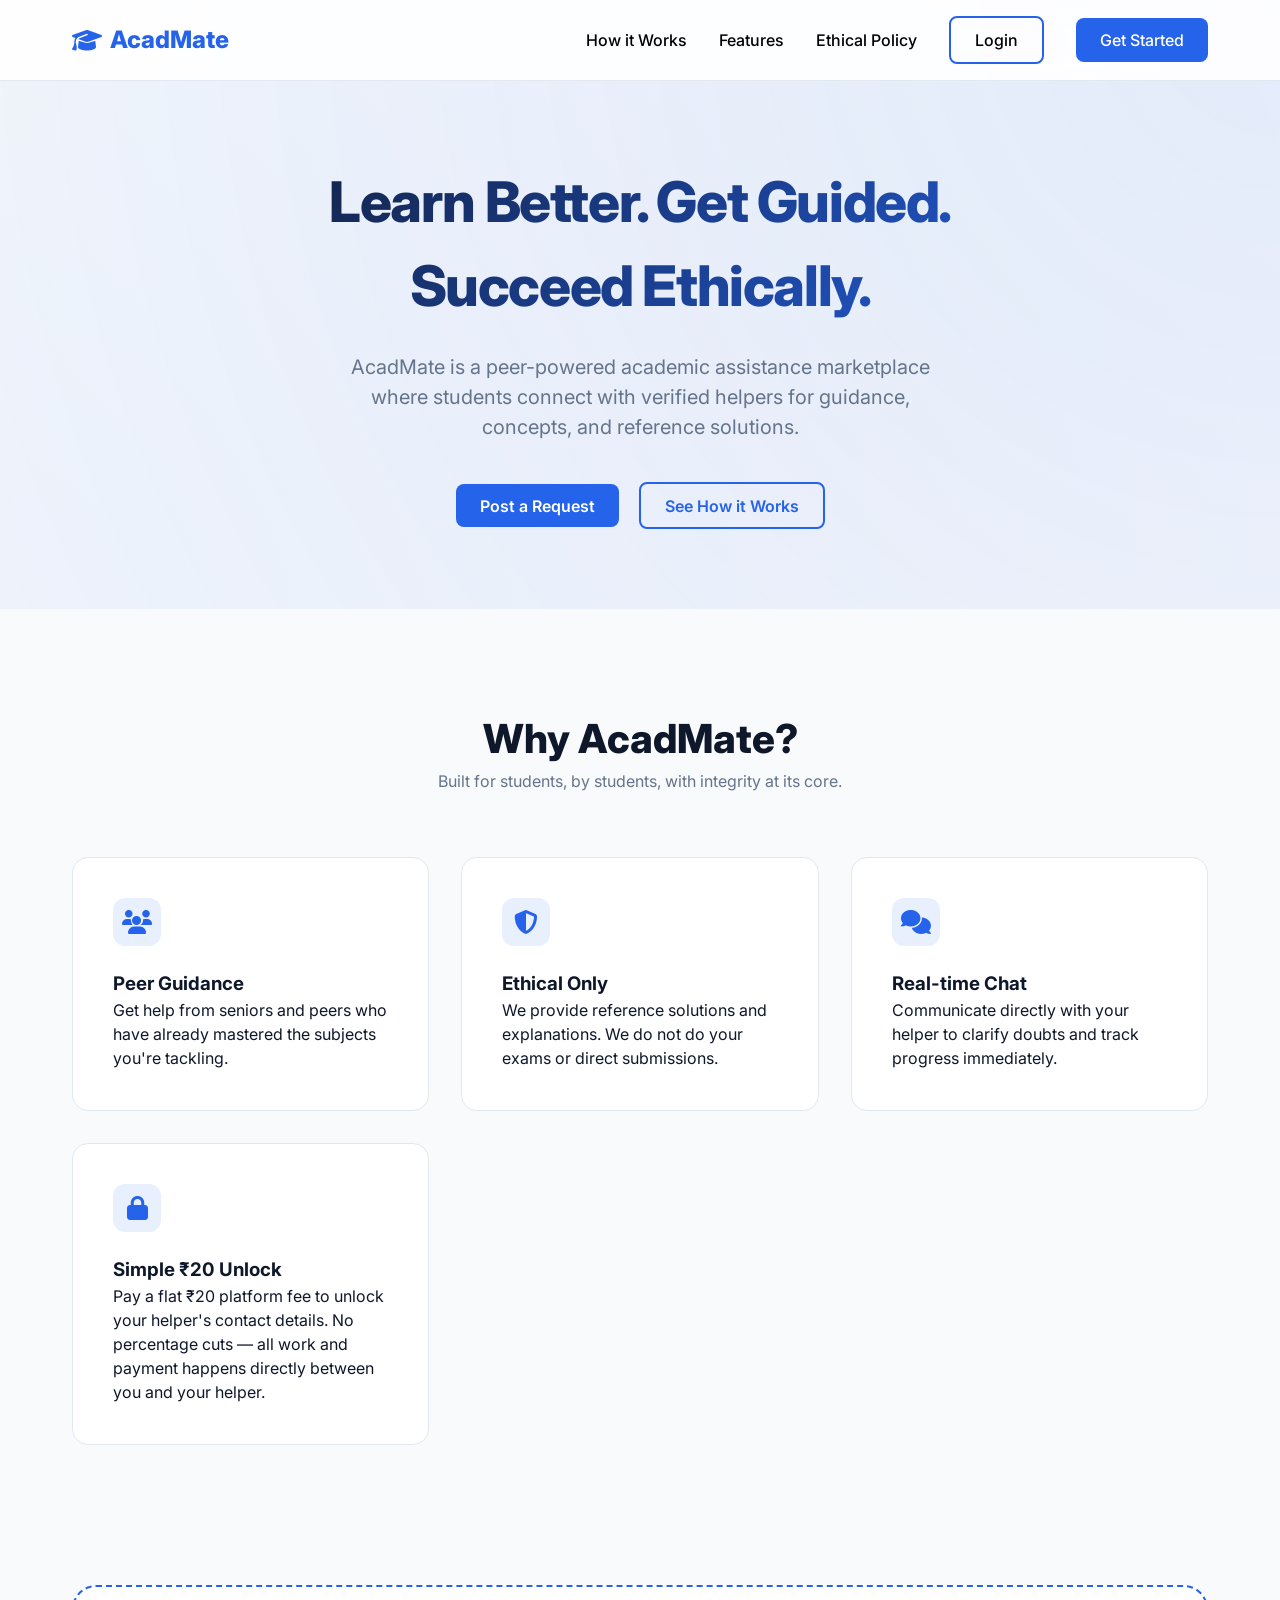
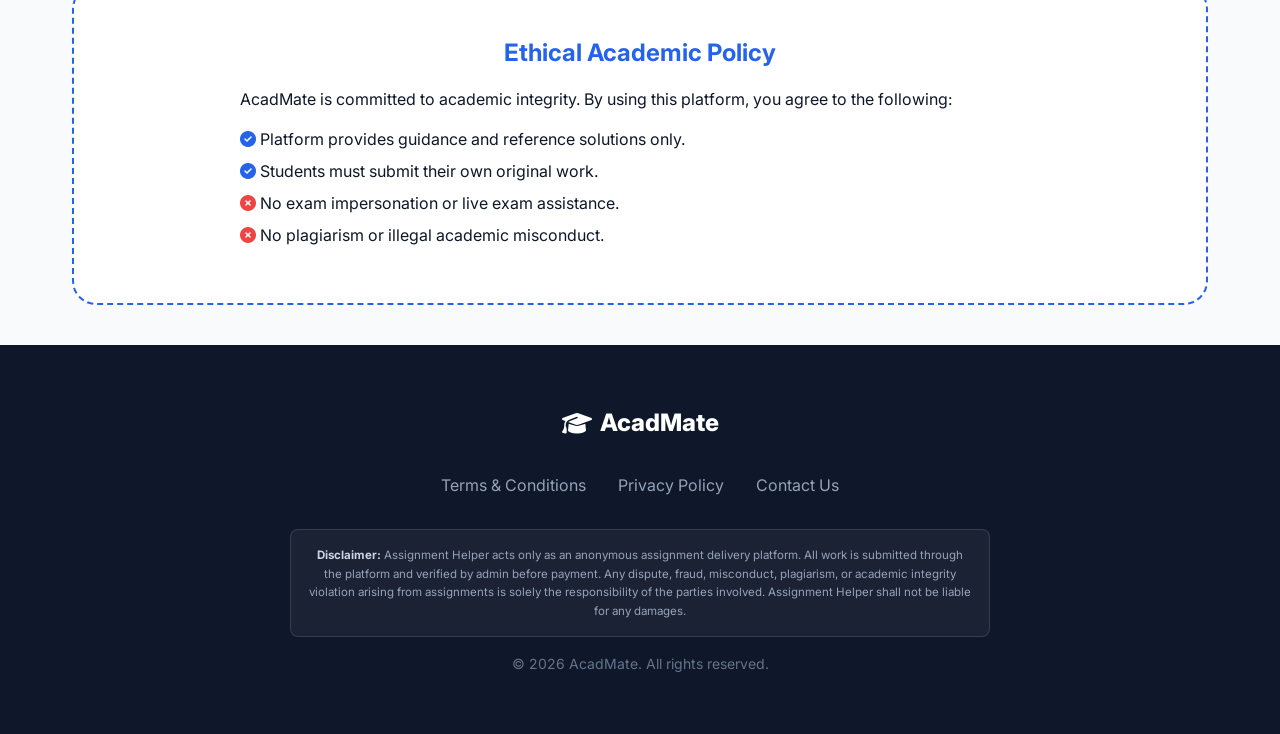
<file: frontend/index.html>
<!DOCTYPE html>
<html lang="en">

<head>
    <meta charset="UTF-8">
    <meta name="viewport" content="width=device-width, initial-scale=1.0">
    <title>AcadMate | Peer Academic Support Platform</title>
    <link rel="stylesheet" href="css/styles.css">
    <link rel="stylesheet" href="https://cdnjs.cloudflare.com/ajax/libs/font-awesome/6.4.0/css/all.min.css">
    <link rel="preconnect" href="https://fonts.googleapis.com">
    <link rel="preconnect" href="https://fonts.gstatic.com" crossorigin>
    <link rel="stylesheet" href="https://fonts.googleapis.com/css2?family=Inter:wght@400;500;600;700;800&display=swap" media="print" onload="this.media='all'">
    <noscript><link rel="stylesheet" href="https://fonts.googleapis.com/css2?family=Inter:wght@400;500;600;700;800&display=swap"></noscript>
</head>

<body>
    <header>
        <div class="container">
            <nav>
                <a href="index.html" class="logo">
                    <i class="fas fa-graduation-cap"></i>
                    AcadMate
                </a>
                <div class="nav-links" id="mainNavLinks">
                    <a href="#how-it-works">How it Works</a>
                    <a href="#features">Features</a>
                    <a href="#policy">Ethical Policy</a>
                    <a href="login.html" class="btn btn-outline">Login</a>
                    <a href="register.html" class="btn btn-primary">Get Started</a>
                </div>
                <button class="mobile-menu-btn" id="mobileMenuBtn" aria-label="Open menu" onclick="toggleMobileNav()">
                    <i class="fas fa-bars"></i>
                </button>
            </nav>
        </div>
    </header>

    <main>
        <section class="hero">
            <div class="container">
                <h1>Learn Better. Get Guided.<br>Succeed Ethically.</h1>
                <p>AcadMate is a peer-powered academic assistance marketplace where students connect with verified
                    helpers for guidance, concepts, and reference solutions.</p>
                <div class="hero-btns">
                    <a href="register.html" class="btn btn-primary">Post a Request</a>
                    <a href="#how-it-works" class="btn btn-outline" style="margin-left: 1rem;">See How it Works</a>
                </div>
            </div>
        </section>

        <section id="features" class="features">
            <div class="container">
                <div style="text-align: center;">
                    <h2 style="font-size: 2.5rem; font-weight: 800;">Why AcadMate?</h2>
                    <p style="color: var(--secondary);">Built for students, by students, with integrity at its core.</p>
                </div>
                <div class="feature-grid">
                    <div class="feature-card">
                        <div class="feature-icon"><i class="fas fa-users"></i></div>
                        <h3>Peer Guidance</h3>
                        <p>Get help from seniors and peers who have already mastered the subjects you're tackling.</p>
                    </div>
                    <div class="feature-card">
                        <div class="feature-icon"><i class="fas fa-shield-alt"></i></div>
                        <h3>Ethical Only</h3>
                        <p>We provide reference solutions and explanations. We do not do your exams or direct
                            submissions.</p>
                    </div>
                    <div class="feature-card">
                        <div class="feature-icon"><i class="fas fa-comments"></i></div>
                        <h3>Real-time Chat</h3>
                        <p>Communicate directly with your helper to clarify doubts and track progress immediately.</p>
                    </div>
                    <div class="feature-card">
                        <div class="feature-icon"><i class="fas fa-lock"></i></div>
                        <h3>Simple &#8377;20 Unlock</h3>
                        <p>Pay a flat &#8377;20 platform fee to unlock your helper's contact details. No percentage cuts — all work and payment happens directly between you and your helper.</p>
                    </div>
                </div>
            </div>
        </section>

        <section id="policy" class="container">
            <div class="policy-section" style="padding: 3rem; text-align: center; border: 2px dashed var(--primary);">
                <h2 style="color: var(--primary); margin-bottom: 1rem;">Ethical Academic Policy</h2>
                <div style="max-width: 800px; margin: 0 auto; text-align: left;">
                    <p style="margin-bottom: 1rem;">AcadMate is committed to academic integrity. By using this platform,
                        you agree to the following:</p>
                    <ul style="list-style: none;">
                        <li style="margin-bottom: 0.5rem;"><i class="fas fa-check-circle"
                                style="color: var(--primary);"></i> Platform provides guidance and reference solutions
                            only.</li>
                        <li style="margin-bottom: 0.5rem;"><i class="fas fa-check-circle"
                                style="color: var(--primary);"></i> Students must submit their own original work.</li>
                        <li style="margin-bottom: 0.5rem;"><i class="fas fa-times-circle" style="color: #ef4444;"></i>
                            No exam impersonation or live exam assistance.</li>
                        <li style="margin-bottom: 0.5rem;"><i class="fas fa-times-circle" style="color: #ef4444;"></i>
                            No plagiarism or illegal academic misconduct.</li>
                    </ul>
                </div>
            </div>
        </section>
    </main>

    <footer>
        <div class="container">
            <a href="index.html" class="logo" style="color: white; justify-content: center; margin-bottom: 1rem;">
                <i class="fas fa-graduation-cap"></i> AcadMate
            </a>
            <div class="footer-links">
                <a href="terms.html">Terms &amp; Conditions</a>
                <a href="privacy.html">Privacy Policy</a>
                <a href="#">Contact Us</a>
            </div>
            <div style="max-width:700px;margin:1.5rem auto 1rem;padding:1rem;background:rgba(255,255,255,0.05);border:1px solid rgba(255,255,255,0.12);border-radius:0.5rem;">
                <p style="color:#94a3b8;font-size:0.72rem;line-height:1.6;text-align:center;">
                    <strong style="color:#cbd5e1;">Disclaimer:</strong>
                    Assignment Helper acts only as an anonymous assignment delivery platform. All work is submitted through the platform and verified by admin before payment. Any dispute, fraud, misconduct, plagiarism, or academic integrity violation arising from assignments is solely the responsibility of the parties involved. Assignment Helper shall not be liable for any damages.
                </p>
            </div>
            <p style="color: #64748b; font-size: 0.875rem;">&copy; 2026 AcadMate. All rights reserved.</p>
        </div>
    </footer>
    <script>
        function toggleMobileNav() {
            const nav = document.getElementById('mainNavLinks');
            const btn = document.getElementById('mobileMenuBtn');
            const isOpen = nav.classList.toggle('open');
            btn.innerHTML = isOpen ? '<i class="fas fa-times"></i>' : '<i class="fas fa-bars"></i>';
        }

        // Close nav when a link is clicked
        document.getElementById('mainNavLinks').addEventListener('click', function (e) {
            if (e.target.tagName === 'A') {
                this.classList.remove('open');
                document.getElementById('mobileMenuBtn').innerHTML = '<i class="fas fa-bars"></i>';
            }
        });

        // Close nav when clicking outside
        document.addEventListener('click', function (e) {
            const nav = document.getElementById('mainNavLinks');
            const btn = document.getElementById('mobileMenuBtn');
            if (!nav.contains(e.target) && !btn.contains(e.target)) {
                nav.classList.remove('open');
                btn.innerHTML = '<i class="fas fa-bars"></i>';
            }
        });
    </script>
</body>

</html>
</file>
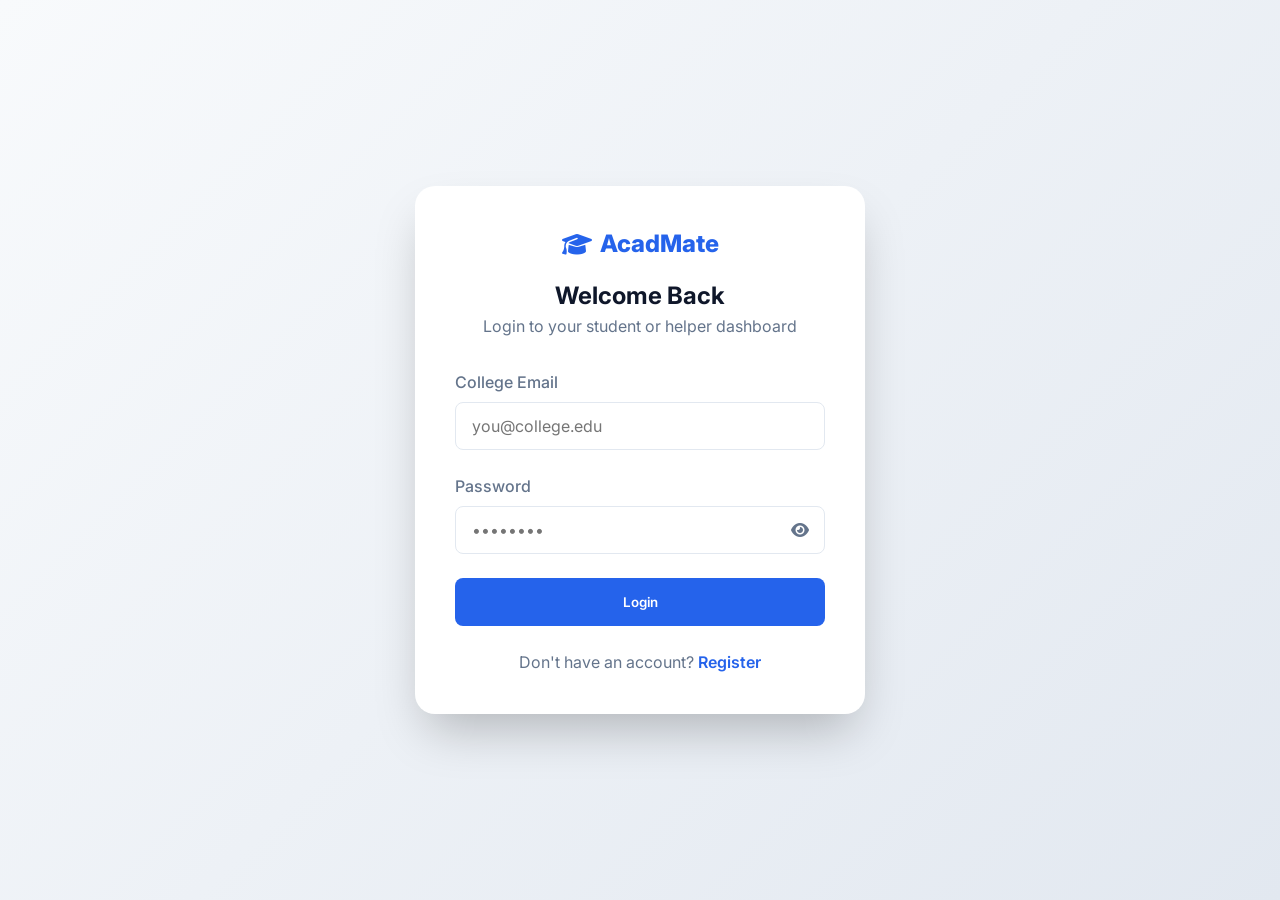
<file: frontend/admin.html>
<!DOCTYPE html>
<html lang="en">

<head>
    <meta charset="UTF-8">
    <meta name="viewport" content="width=device-width, initial-scale=1.0">
    <title>Admin Dashboard | AcadMate</title>
    <link rel="stylesheet" href="css/styles.css">
    <link rel="stylesheet" href="css/admin.css">
    <link rel="stylesheet" href="https://cdnjs.cloudflare.com/ajax/libs/font-awesome/6.4.0/css/all.min.css">
    <link rel="preconnect" href="https://fonts.googleapis.com">
    <link rel="preconnect" href="https://fonts.gstatic.com" crossorigin>
    <link rel="stylesheet" href="https://fonts.googleapis.com/css2?family=Inter:wght@400;500;600;700;800&display=swap" media="print" onload="this.media='all'">
    <noscript><link rel="stylesheet" href="https://fonts.googleapis.com/css2?family=Inter:wght@400;500;600;700;800&display=swap"></noscript>
</head>

<body class="admin-body">
    <button class="sidebar-toggle" id="sidebarToggle"><i class="fas fa-bars"></i></button>
    <div class="sidebar-overlay" id="sidebarOverlay"></div>

    <!-- Detail Modal -->
    <div class="modal-backdrop" id="modalBackdrop">
        <div class="modal-box" id="modalBox">
            <div class="modal-header">
                <h3 id="modalTitle">Details</h3>
                <button class="modal-close" onclick="closeModal()"><i class="fas fa-times"></i></button>
            </div>
            <div class="modal-body" id="modalBody"></div>
        </div>
    </div>

    <div class="admin-wrapper">
        <!-- Sidebar -->
        <aside class="sidebar" id="adminSidebar">
            <div class="sidebar-header">
                <a href="index.html" class="logo">
                    <i class="fas fa-graduation-cap"></i> AcadMate <span>Admin</span>
                </a>
            </div>
            <nav class="sidebar-nav">
                <a href="#" class="nav-item active" data-section="overview">
                    <i class="fas fa-chart-line"></i> Overview
                </a>
                <a href="#" class="nav-item" data-section="users">
                    <i class="fas fa-users"></i> User Management
                </a>
                <a href="#" class="nav-item" data-section="requests">
                    <i class="fas fa-file-invoice"></i> Service Requests
                </a>
                <a href="#" class="nav-item" data-section="workqueue">
                    <i class="fas fa-clipboard-check"></i> Work Queue <span id="workQueueBadge" style="display:none;background:#ef4444;color:#fff;font-size:0.65rem;padding:0.1rem 0.4rem;border-radius:9999px;margin-left:0.25rem;"></span>
                </a>
                <a href="#" class="nav-item" data-section="chats">
                    <i class="fas fa-comments"></i> Chat Monitor
                </a>
                <a href="#" class="nav-item" data-section="payments">
                    <i class="fas fa-rupee-sign"></i> Payment Tracking
                </a>
                <a href="#" class="nav-item" data-section="disputes">
                    <i class="fas fa-gavel"></i> Disputes
                </a>
                <a href="#" class="nav-item" data-section="logs">
                    <i class="fas fa-history"></i> Activity Logs
                </a>
                <a href="#" class="nav-item" data-section="marketplace">
                    <i class="fas fa-store"></i> Notes Marketplace
                </a>
                <a href="#" class="nav-item" data-section="settings">
                    <i class="fas fa-cog"></i> System Settings
                </a>
            </nav>
            <div class="sidebar-footer">
                <button id="logoutBtn" class="btn btn-outline btn-block">
                    <i class="fas fa-sign-out-alt"></i> Logout
                </button>
                <div class="theme-toggle">
                    <i class="fas fa-moon"></i> Dark Mode
                    <input type="checkbox" id="darkModeToggle">
                </div>
            </div>
        </aside>

        <!-- Main Content -->
        <main class="content">
            <header class="content-header">
                <div class="header-left">
                    <h1 id="sectionTitle">Dashboard Overview</h1>
                </div>
                <div class="header-right">
                    <div class="admin-profile">
                        <img src="https://ui-avatars.com/api/?name=Admin&background=4f46e5&color=fff" alt="Admin">
                        <span id="adminName">Admin User</span>
                    </div>
                </div>
            </header>

            <div id="dynamicContent" class="dynamic-content">

                <!-- ===== OVERVIEW ===== -->
                <section id="overview" class="section active">
                    <div class="stats-grid">
                        <div class="stat-card clickable" data-section="users">
                            <div class="stat-icon blue"><i class="fas fa-users"></i></div>
                            <div class="stat-info">
                                <h3>Total Users</h3>
                                <p id="statTotalUsers">0</p>
                            </div>
                        </div>
                        <div class="stat-card clickable" data-section="users">
                            <div class="stat-icon green"><i class="fas fa-user-graduate"></i></div>
                            <div class="stat-info">
                                <h3>Active Helpers</h3>
                                <p id="statHelpers">0</p>
                            </div>
                        </div>
                        <div class="stat-card clickable" data-section="requests">
                            <div class="stat-icon orange"><i class="fas fa-tasks"></i></div>
                            <div class="stat-info">
                                <h3>Active Requests</h3>
                                <p id="statRequests">0</p>
                            </div>
                        </div>
                        <div class="stat-card clickable" data-section="requests">
                            <div class="stat-icon purple"><i class="fas fa-check-circle"></i></div>
                            <div class="stat-info">
                                <h3>Completed</h3>
                                <p id="statCompleted">0</p>
                            </div>
                        </div>
                        <div class="stat-card clickable" data-section="users">
                            <div class="stat-icon yellow"><i class="fas fa-user-clock"></i></div>
                            <div class="stat-info">
                                <h3>Pending Verify</h3>
                                <p id="statPending">0</p>
                            </div>
                        </div>
                        <div class="stat-card clickable" data-section="payments">
                            <div class="stat-icon indigo"><i class="fas fa-rupee-sign"></i></div>
                            <div class="stat-info">
                                <h3>Revenue</h3>
                                <p id="statRevenue">₹0.00</p>
                            </div>
                        </div>
                    </div>

                    <div class="dashboard-grid">
                        <div class="grid-card recent-activity">
                            <div class="card-header">
                                <h2>Recent Activity</h2>
                                <button class="btn btn-sm btn-outline" onclick="switchToSection('logs')">View All</button>
                            </div>
                            <div class="activity-list" id="recentLogs">
                                <p class="loading">Loading logs...</p>
                            </div>
                        </div>
                        <div class="grid-card">
                            <div class="card-header"><h2>Quick Actions</h2></div>
                            <div class="action-buttons">
                                <button class="btn btn-primary btn-block" onclick="switchToSection('users')"><i class="fas fa-users"></i> Manage Users</button>
                                <button class="btn btn-outline btn-block" onclick="switchToSection('requests')"><i class="fas fa-tasks"></i> View Requests</button>
                                <button class="btn btn-outline btn-block" onclick="switchToSection('chats')"><i class="fas fa-comments"></i> Monitor Chats</button>
                                <button class="btn btn-outline btn-block" onclick="switchToSection('disputes')"><i class="fas fa-gavel"></i> Resolve Disputes</button>
                            </div>
                        </div>
                    </div>
                </section>

                <!-- ===== USERS ===== -->
                <section id="users" class="section">
                    <div class="table-container">
                        <div class="table-header">
                            <h2>User Repository</h2>
                            <div class="filters">
                                <input type="text" id="userSearch" placeholder="Search name/email..." class="filter-input" oninput="filterUsers()">
                                <select id="roleFilter" onchange="filterUsers()">
                                    <option value="">All Roles</option>
                                    <option value="student">Student</option>
                                    <option value="helper">Helper</option>
                                    <option value="admin">Admin</option>
                                </select>
                                <select id="verifiedFilter" onchange="filterUsers()">
                                    <option value="">All Status</option>
                                    <option value="verified">Verified</option>
                                    <option value="pending">Pending</option>
                                    <option value="suspended">Suspended</option>
                                </select>
                            </div>
                        </div>
                        <div style="overflow-x:auto;">
                            <table class="admin-table">
                                <thead>
                                    <tr>
                                        <th>ID</th>
                                        <th>Name</th>
                                        <th>Email</th>
                                        <th>Phone</th>
                                        <th>Role</th>
                                        <th>Rating</th>
                                        <th>Tasks</th>
                                        <th>Joined</th>
                                        <th>Status</th>
                                        <th>Password</th>
                                        <th>Actions</th>
                                    </tr>
                                </thead>
                                <tbody id="usersTableBody">
                                    <tr><td colspan="11" class="loading">Loading users...</td></tr>
                                </tbody>
                            </table>
                        </div>
                    </div>
                </section>

                <!-- ===== SERVICE REQUESTS ===== -->
                <section id="requests" class="section">
                    <div class="table-container">
                        <div class="table-header">
                            <h2>Service Requests</h2>
                            <div class="filters">
                                <input type="text" id="requestSearch" placeholder="Search title/subject..." class="filter-input" oninput="filterRequests()">
                                <select id="requestStatusFilter" onchange="filterRequests()">
                                    <option value="">All Status</option>
                                    <option value="open">Open</option>
                                    <option value="in_progress">In Progress</option>
                                    <option value="completed">Completed</option>
                                    <option value="cancelled">Cancelled</option>
                                </select>
                            </div>
                        </div>
                        <div style="overflow-x:auto;">
                            <table class="admin-table">
                                <thead>
                                    <tr>
                                        <th>ID</th>
                                        <th>Title</th>
                                        <th>Subject</th>
                                        <th>Student</th>
                                        <th>Helper</th>
                                        <th>Budget</th>
                                        <th>Deadline</th>
                                        <th>Status</th>
                                        <th>Posted</th>
                                        <th>Actions</th>
                                    </tr>
                                </thead>
                                <tbody id="requestsTableBody">
                                    <tr><td colspan="10" class="loading">Loading requests...</td></tr>
                                </tbody>
                            </table>
                        </div>
                    </div>
                </section>

                <!-- ===== WORK QUEUE ===== -->
                <section id="workqueue" class="section">
                    <div class="table-container">
                        <div class="table-header">
                            <h2><i class="fas fa-clipboard-check" style="color:#10b981;margin-right:0.5rem;"></i>Work Verification Queue</h2>
                            <p style="font-size:0.85rem;color:#64748b;margin-top:0.25rem;">Review submitted work files. Approve to ask student for payment; reject to ask helper to revise.</p>
                        </div>
                        <div id="workQueueEmpty" style="display:none;text-align:center;padding:3rem;color:#94a3b8;">
                            <i class="fas fa-inbox" style="font-size:2.5rem;margin-bottom:0.75rem;display:block;"></i>
                            No pending work submissions right now.
                        </div>
                        <div id="workQueueCards" style="display:grid;grid-template-columns:repeat(auto-fill,minmax(340px,1fr));gap:1.5rem;margin-top:1.5rem;"></div>
                    </div>

                    <!-- Reject Reason Modal -->
                    <div id="rejectReasonModal" style="display:none;position:fixed;inset:0;background:rgba(0,0,0,0.55);z-index:9999;align-items:center;justify-content:center;">
                        <div style="background:#fff;border-radius:1rem;padding:2rem;max-width:400px;width:90%;box-shadow:0 25px 60px rgba(0,0,0,0.25);">
                            <h3 style="margin:0 0 1rem;">Reject Work — Give Reason</h3>
                            <textarea id="rejectReasonText" style="width:100%;border:1px solid #e2e8f0;border-radius:0.5rem;padding:0.75rem;font-size:0.9rem;min-height:100px;resize:vertical;" placeholder="Tell the helper what needs to be fixed…"></textarea>
                            <div style="display:flex;gap:0.75rem;margin-top:1rem;">
                                <button id="confirmRejectBtn" style="flex:1;padding:0.75rem;background:#ef4444;color:#fff;border:none;border-radius:0.5rem;font-weight:600;cursor:pointer;">Reject</button>
                                <button onclick="document.getElementById('rejectReasonModal').style.display='none';" style="flex:1;padding:0.75rem;background:#f1f5f9;color:#475569;border:1px solid #cbd5e1;border-radius:0.5rem;font-weight:600;cursor:pointer;">Cancel</button>
                            </div>
                        </div>
                    </div>
                </section>

                <!-- ===== CHAT MONITOR ===== -->
                <section id="chats" class="section">
                    <div class="chat-layout">
                        <div class="chat-list-panel">
                            <div class="chat-list-header">
                                <h2><i class="fas fa-comments"></i> Conversations</h2>
                                <input type="text" id="chatSearch" placeholder="Search requests..." class="filter-input" oninput="filterChatList()">
                                <select id="chatStatusFilter" onchange="filterChatList()" style="margin-top:0.5rem; width:100%;">
                                    <option value="">All Status</option>
                                    <option value="open">Open</option>
                                    <option value="in_progress">In Progress</option>
                                    <option value="completed">Completed</option>
                                </select>
                            </div>
                            <div id="chatRequestList" class="chat-request-list">
                                <p class="loading" style="padding:1rem;">Loading conversations...</p>
                            </div>
                        </div>
                        <div class="chat-viewer-panel" id="chatViewerPanel">
                            <div class="chat-viewer-placeholder" id="chatPlaceholder">
                                <i class="fas fa-comments"></i>
                                <p>Select a conversation to view chat history</p>
                            </div>
                            <div class="chat-messages-header" id="chatMessagesHeader" style="display:none;">
                                <div class="chat-header-info">
                                    <h3 id="chatRequestTitle"></h3>
                                    <small id="chatRequestMeta"></small>
                                </div>
                                <span class="badge" id="chatRequestStatus"></span>
                            </div>
                            <div id="chatMessages" class="chat-messages-body"></div>
                        </div>
                    </div>
                </section>

                <!-- ===== PAYMENT TRACKING ===== -->
                <section id="payments" class="section">
                    <div class="table-container">
                        <div class="table-header">
                            <h2><i class="fas fa-credit-card" style="color:var(--primary,#2563eb);margin-right:0.5rem;"></i>Payment Logs</h2>
                            <div class="filters">
                                <select id="paymentStatusFilter" onchange="filterPayments()">
                                    <option value="">All Types</option>
                                    <option value="posting_fee">Posting Fee (₹9)</option>
                                    <option value="assignment_payment">Assignment Payment</option>
                                </select>
                            </div>
                        </div>
                        <div style="overflow-x:auto;">
                            <table class="admin-table">
                                <thead>
                                    <tr>
                                        <th>Type</th>
                                        <th>Assignment</th>
                                        <th>Paid By (Student)</th>
                                        <th>Paid To (Helper)</th>
                                        <th>Amount</th>
                                        <th>Platform Fee</th>
                                        <th>Helper Payout</th>
                                        <th>Razorpay ID</th>
                                        <th>Paid At</th>
                                    </tr>
                                </thead>
                                <tbody id="paymentsTableBody">
                                    <tr><td colspan="9" class="loading">Loading payment logs...</td></tr>
                                </tbody>
                            </table>
                        </div>
                    </div>
                </section>

                <!-- ===== DISPUTES ===== -->
                <section id="disputes" class="section">
                    <div class="table-container">
                        <div class="table-header">
                            <h2>Disputes Management</h2>
                            <div class="filters">
                                <select id="disputeStatusFilter" onchange="filterDisputes()">
                                    <option value="">All</option>
                                    <option value="open">Open</option>
                                    <option value="resolved">Resolved</option>
                                </select>
                            </div>
                        </div>
                        <div style="overflow-x:auto;">
                            <table class="admin-table">
                                <thead>
                                    <tr>
                                        <th>ID</th>
                                        <th>Request</th>
                                        <th>Raised By</th>
                                        <th>Reason</th>
                                        <th>Admin Notes</th>
                                        <th>Status</th>
                                        <th>Raised On</th>
                                        <th>Actions</th>
                                    </tr>
                                </thead>
                                <tbody id="disputesTableBody">
                                    <tr><td colspan="8" class="loading">Loading disputes...</td></tr>
                                </tbody>
                            </table>
                        </div>
                    </div>
                </section>

                <!-- ===== ACTIVITY LOGS ===== -->
                <section id="logs" class="section">
                    <div class="table-container">
                        <div class="table-header">
                            <h2>Full Activity Logs</h2>
                            <div class="filters">
                                <input type="text" id="logSearch" placeholder="Search action/user..." class="filter-input" oninput="filterLogs()">
                                <select id="logActionFilter" onchange="filterLogs()">
                                    <option value="">All Actions</option>
                                    <option value="login">Login</option>
                                    <option value="logout">Logout</option>
                                    <option value="register">Register</option>
                                    <option value="verify_user">Verify User</option>
                                    <option value="suspend_user">Suspend User</option>
                                    <option value="delete_user">Delete User</option>
                                    <option value="resolve_dispute">Resolve Dispute</option>
                                    <option value="update_settings">Update Settings</option>
                                </select>
                            </div>
                        </div>
                        <div style="overflow-x:auto;">
                            <table class="admin-table" id="logsTable">
                                <thead>
                                    <tr>
                                        <th>#</th>
                                        <th>User</th>
                                        <th>Role</th>
                                        <th>Action</th>
                                        <th>Details</th>
                                        <th>Timestamp</th>
                                    </tr>
                                </thead>
                                <tbody id="logsTableBody">
                                    <tr><td colspan="6" class="loading">Loading system logs...</td></tr>
                                </tbody>
                            </table>
                        </div>
                    </div>
                </section>

                <!-- ===== MARKETPLACE ===== -->
                <section id="marketplace" class="section">
                    <div class="dashboard-grid">
                        <div class="grid-card">
                            <div class="card-header"><h2>Upload New Item</h2></div>
                            <form id="marketplaceForm" class="settings-form" style="padding:1rem;">
                                <div class="form-group">
                                    <label>Title</label>
                                    <input type="text" id="marketTitle" required>
                                </div>
                                <div class="form-group">
                                    <label>Description</label>
                                    <textarea id="marketDesc" rows="2" required></textarea>
                                </div>
                                <div class="form-group">
                                    <label>Price (₹)</label>
                                    <input type="number" id="marketPrice" value="50" min="0" required>
                                </div>
                                <div class="form-group">
                                    <label>Item Type</label>
                                    <select id="marketType" required>
                                        <option value="notes">Notes</option>
                                        <option value="pyq">PYQs</option>
                                        <option value="document">Document / Slides</option>
                                    </select>
                                </div>
                                <div class="form-group">
                                    <label>File (PDF, Image, Doc)</label>
                                    <input type="file" id="marketFile" required>
                                </div>
                                <button type="submit" class="btn btn-primary" style="margin-top:1rem;">Upload to Marketplace <i class="fas fa-upload"></i></button>
                            </form>
                        </div>
                        <div class="grid-card" style="grid-column: span 2;">
                            <div class="table-header" style="padding:0 0 1rem 0; border:none;">
                                <h2>Current Marketplace Items</h2>
                            </div>
                            <table class="admin-table">
                                <thead>
                                    <tr>
                                        <th>ID</th>
                                        <th>Title</th>
                                        <th>Type</th>
                                        <th>Price</th>
                                        <th>Uploaded</th>
                                        <th>Actions</th>
                                    </tr>
                                </thead>
                                <tbody id="marketplaceTableBody">
                                    <tr><td colspan="6" class="loading">Loading marketplace items...</td></tr>
                                </tbody>
                            </table>
                        </div>
                    </div>
                </section>

                <!-- ===== SETTINGS ===== -->
                <section id="settings" class="section">
                    <div class="grid-card" style="max-width:600px;">
                        <div class="card-header"><h2>System Settings</h2></div>
                        <div class="settings-form" style="padding:0;">
                            <div class="form-group">
                                <label>Allowed Email Domain</label>
                                <input type="text" id="settingEmailDomain" placeholder="cvru.ac.in">
                            </div>
                            <div class="form-group">
                                <label>Commission Percentage (%)</label>
                                <input type="number" id="settingCommission" value="10">
                            </div>
                            <div class="form-group">
                                <label>Platform Notice</label>
                                <textarea id="settingNotice" rows="3" placeholder="Leave blank for none"></textarea>
                            </div>
                            <div class="form-group" style="display:flex; align-items:center; gap:1rem;">
                                <label style="margin:0;">Payment System Enabled</label>
                                <input type="checkbox" id="settingPaymentEnabled" style="width:auto;">
                            </div>
                            <div class="form-group" style="display:flex; align-items:center; gap:1rem;">
                                <label style="margin:0;">Admin Approval Required</label>
                                <input type="checkbox" id="settingAdminApproval" style="width:auto;">
                            </div>
                            <button id="saveSettings" class="btn btn-primary" style="margin-top:1rem;">Save Changes</button>
                        </div>
                    </div>
                </section>

            </div>
        </main>
    </div>

    <script src="js/admin.js" type="module"></script>

    <footer style="margin-top:2rem;padding:1.25rem 0;border-top:1px solid var(--border);background:#f8fafc;">
        <div class="container" style="text-align:center;">
            <p style="color:#94a3b8;font-size:0.7rem;">&copy; 2026 AcadMate. All rights reserved.</p>
        </div>
    </footer>
</body>

</html>
</file>
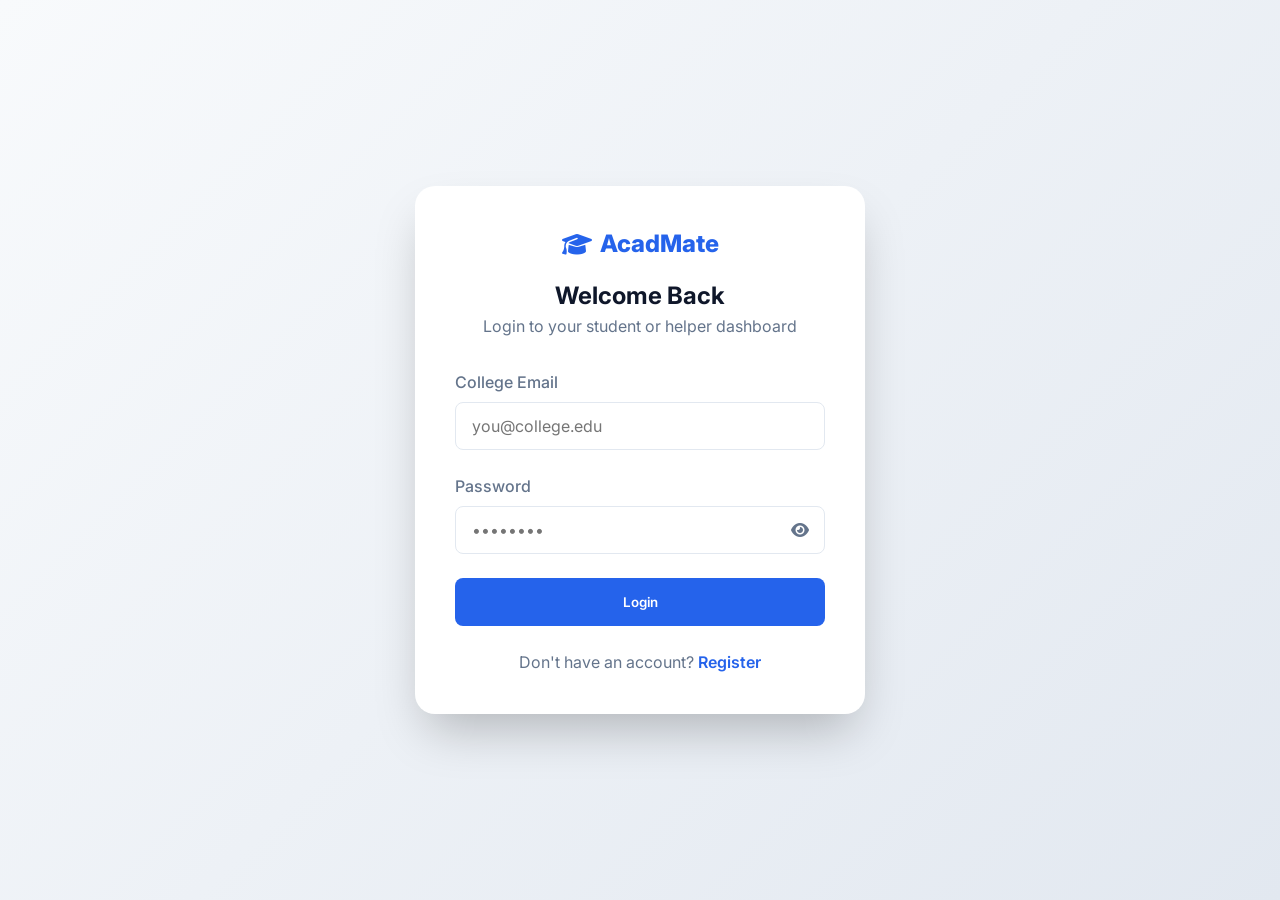
<file: frontend/login.html>
<!DOCTYPE html>
<html lang="en">

<head>
    <meta charset="UTF-8">
    <meta name="viewport" content="width=device-width, initial-scale=1.0">
    <title>Login | AcadMate</title>
    <link rel="stylesheet" href="css/styles.css">
    <link rel="stylesheet" href="https://cdnjs.cloudflare.com/ajax/libs/font-awesome/6.4.0/css/all.min.css">
    <link rel="preconnect" href="https://fonts.googleapis.com">
    <link rel="preconnect" href="https://fonts.gstatic.com" crossorigin>
    <link rel="stylesheet" href="https://fonts.googleapis.com/css2?family=Inter:wght@400;500;600;700;800&display=swap" media="print" onload="this.media='all'">
    <noscript><link rel="stylesheet" href="https://fonts.googleapis.com/css2?family=Inter:wght@400;500;600;700;800&display=swap"></noscript>
</head>

<body
    style="min-height: 100vh; display: flex; align-items: center; justify-content: center; background: linear-gradient(135deg, #f8fafc 0%, #e2e8f0 100%); padding: 1.5rem 1rem;">
    <div class="auth-card">
        <div style="text-align: center; margin-bottom: 2rem;">
            <a href="index.html" class="logo" style="justify-content: center; margin-bottom: 1rem;">
                <i class="fas fa-graduation-cap"></i> AcadMate
            </a>
            <h2>Welcome Back</h2>
            <p style="color: var(--secondary);">Login to your student or helper dashboard</p>
        </div>
        <form id="loginForm">
            <div class="form-group">
                <label for="email">College Email</label>
                <input type="email" id="email" class="form-input" placeholder="you@college.edu" required>
            </div>
            <div class="form-group">
                <label for="password">Password</label>
                <div class="password-group">
                    <input type="password" id="password" class="form-input" placeholder="••••••••" required>
                    <i class="fas fa-eye password-toggle" id="togglePassword"></i>
                </div>
            </div>
            <button type="submit" class="btn btn-primary" style="width: 100%; padding: 1rem;">Login</button>
            <p style="text-align: center; margin-top: 1.5rem; color: var(--secondary);">
                Don't have an account? <a href="register.html"
                    style="color: var(--primary); font-weight: 600; text-decoration: none;">Register</a>
            </p>
        </form>
    </div>

    <script src="js/auth.js"></script>
</body>

</html>
</file>
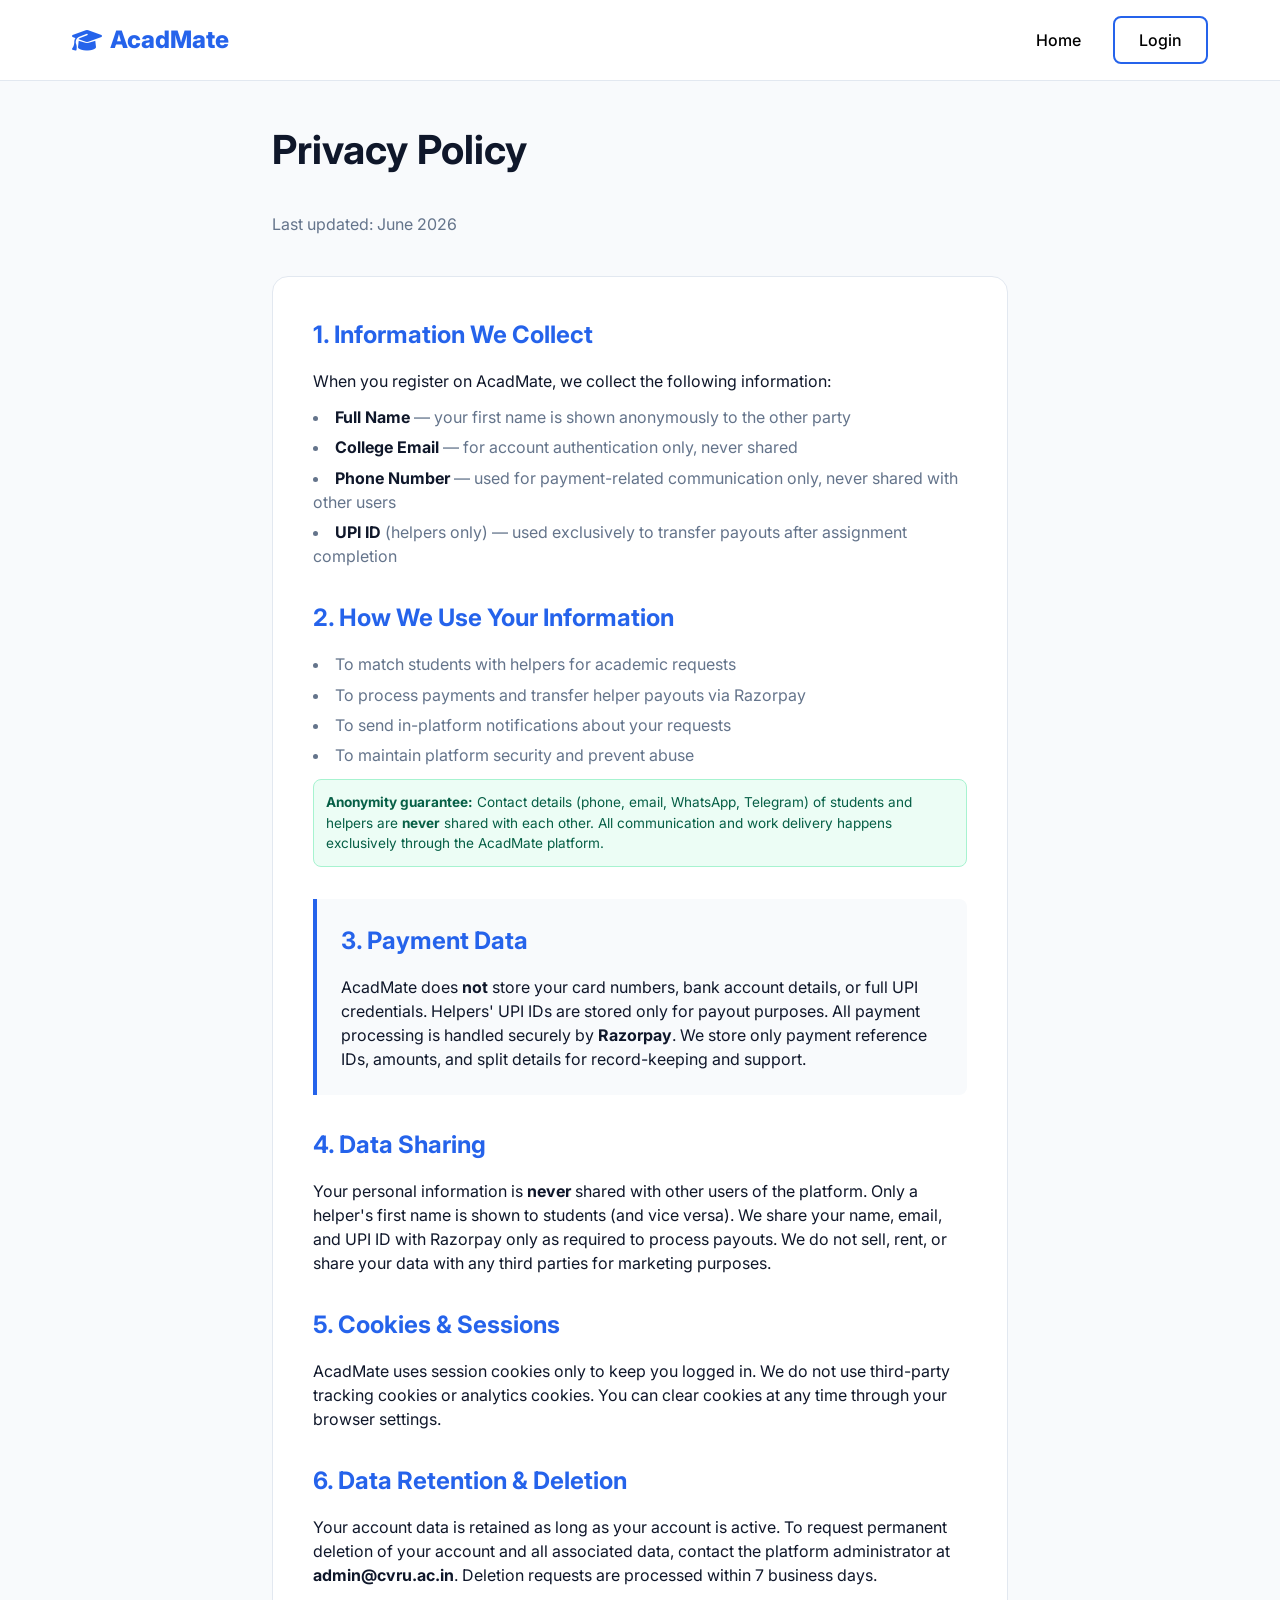
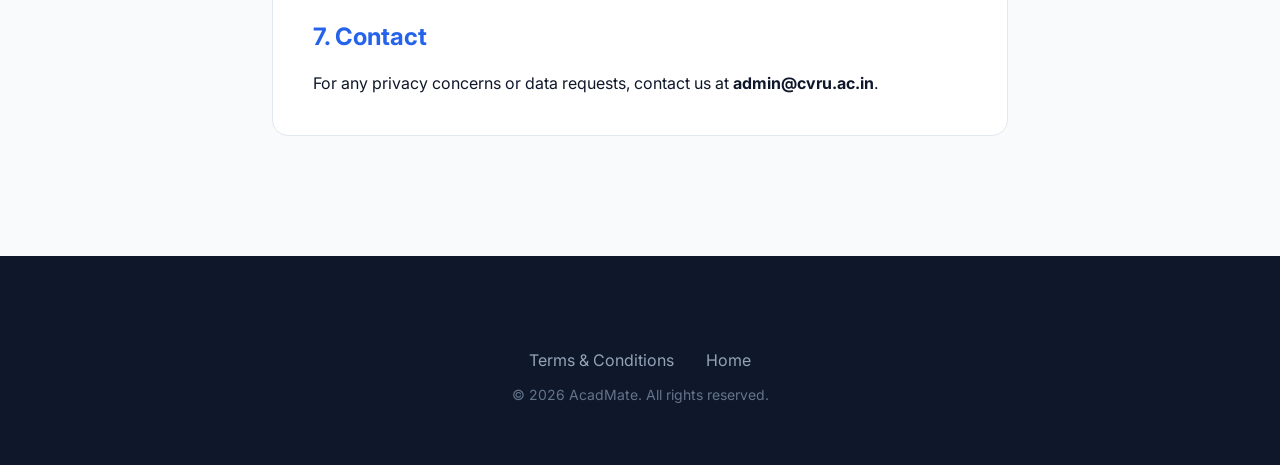
<file: frontend/privacy.html>
<!DOCTYPE html>
<html lang="en">

<head>
    <meta charset="UTF-8">
    <meta name="viewport" content="width=device-width, initial-scale=1.0">
    <title>Privacy Policy | AcadMate</title>
    <link rel="stylesheet" href="css/styles.css">
    <link rel="stylesheet" href="https://cdnjs.cloudflare.com/ajax/libs/font-awesome/6.4.0/css/all.min.css">
    <link rel="preconnect" href="https://fonts.googleapis.com">
    <link rel="preconnect" href="https://fonts.gstatic.com" crossorigin>
    <link rel="stylesheet" href="https://fonts.googleapis.com/css2?family=Inter:wght@400;500;600;700;800&display=swap" media="print" onload="this.media='all'">
    <noscript><link rel="stylesheet" href="https://fonts.googleapis.com/css2?family=Inter:wght@400;500;600;700;800&display=swap"></noscript>
</head>

<body>
    <header>
        <div class="container">
            <nav>
                <a href="index.html" class="logo">
                    <i class="fas fa-graduation-cap"></i>
                    AcadMate
                </a>
                <div class="nav-links" id="mainNavLinks">
                    <a href="index.html">Home</a>
                    <a href="login.html" class="btn btn-outline">Login</a>
                </div>
                <button class="mobile-menu-btn" id="mobileMenuBtn" aria-label="Open menu" onclick="toggleMobileNav()">
                    <i class="fas fa-bars"></i>
                </button>
            </nav>
        </div>
    </header>

    <main class="container" style="padding-top: 120px; padding-bottom: 80px; max-width: 800px; width: 100%;">
        <h1 style="font-size: 2.5rem; margin-bottom: 2rem;">Privacy Policy</h1>
        <p style="color: var(--secondary); margin-bottom: 2rem;">Last updated: June 2026</p>

        <div class="policy-section"
            style="background: white; padding: 2.5rem; border-radius: 16px; border: 1px solid var(--border);">

            <section style="margin-bottom: 2rem;">
                <h2 style="color: var(--primary); margin-bottom: 1rem;">1. Information We Collect</h2>
                <p style="margin-bottom: 0.75rem;">When you register on AcadMate, we collect the following information:</p>
                <ul style="list-style-position: inside; color: var(--secondary);">
                    <li style="margin-bottom: 0.4rem;"><strong style="color: var(--text-dark);">Full Name</strong> — your first name is shown anonymously to the other party</li>
                    <li style="margin-bottom: 0.4rem;"><strong style="color: var(--text-dark);">College Email</strong> — for account authentication only, never shared</li>
                    <li style="margin-bottom: 0.4rem;"><strong style="color: var(--text-dark);">Phone Number</strong> — used for payment-related communication only, never shared with other users</li>
                    <li style="margin-bottom: 0.4rem;"><strong style="color: var(--text-dark);">UPI ID</strong> (helpers only) — used exclusively to transfer payouts after assignment completion</li>
                </ul>
            </section>

            <section style="margin-bottom: 2rem;">
                <h2 style="color: var(--primary); margin-bottom: 1rem;">2. How We Use Your Information</h2>
                <ul style="list-style-position: inside; color: var(--secondary);">
                    <li style="margin-bottom: 0.4rem;">To match students with helpers for academic requests</li>
                    <li style="margin-bottom: 0.4rem;">To process payments and transfer helper payouts via Razorpay</li>
                    <li style="margin-bottom: 0.4rem;">To send in-platform notifications about your requests</li>
                    <li style="margin-bottom: 0.4rem;">To maintain platform security and prevent abuse</li>
                </ul>
                <p style="margin-top: 0.75rem;background:#ecfdf5;border:1px solid #a7f3d0;border-radius:0.5rem;padding:0.75rem;font-size:0.85rem;color:#065f46;">
                    <strong>Anonymity guarantee:</strong> Contact details (phone, email, WhatsApp, Telegram) of students and helpers are <strong>never</strong> shared with each other. All communication and work delivery happens exclusively through the AcadMate platform.
                </p>
            </section>

            <section style="margin-bottom: 2rem; border-left: 4px solid var(--primary); background: #f8fafc; padding: 1.5rem; border-radius: 0 8px 8px 0;">
                <h2 style="color: var(--primary); margin-bottom: 1rem;">3. Payment Data</h2>
                <p>AcadMate does <strong>not</strong> store your card numbers, bank account details, or full UPI credentials. Helpers' UPI IDs are stored only for payout purposes. All payment processing is handled securely by <strong>Razorpay</strong>. We store only payment reference IDs, amounts, and split details for record-keeping and support.</p>
            </section>

            <section style="margin-bottom: 2rem;">
                <h2 style="color: var(--primary); margin-bottom: 1rem;">4. Data Sharing</h2>
                <p style="margin-bottom: 0.75rem;">Your personal information is <strong>never</strong> shared with other users of the platform. Only a helper's first name is shown to students (and vice versa). We share your name, email, and UPI ID with Razorpay only as required to process payouts. We do not sell, rent, or share your data with any third parties for marketing purposes.</p>
            </section>

            <section style="margin-bottom: 2rem;">
                <h2 style="color: var(--primary); margin-bottom: 1rem;">5. Cookies &amp; Sessions</h2>
                <p>AcadMate uses session cookies only to keep you logged in. We do not use third-party tracking cookies or analytics cookies. You can clear cookies at any time through your browser settings.</p>
            </section>

            <section style="margin-bottom: 2rem;">
                <h2 style="color: var(--primary); margin-bottom: 1rem;">6. Data Retention &amp; Deletion</h2>
                <p>Your account data is retained as long as your account is active. To request permanent deletion of your account and all associated data, contact the platform administrator at <strong>admin@cvru.ac.in</strong>. Deletion requests are processed within 7 business days.</p>
            </section>

            <section style="margin-bottom: 0;">
                <h2 style="color: var(--primary); margin-bottom: 1rem;">7. Contact</h2>
                <p>For any privacy concerns or data requests, contact us at <strong>admin@cvru.ac.in</strong>.</p>
            </section>
        </div>
    </main>

    <footer>
        <div class="container" style="text-align: center;">
            <div class="footer-links" style="margin-bottom: 0.75rem;">
                <a href="terms.html">Terms &amp; Conditions</a>
                <a href="index.html">Home</a>
            </div>
            <p style="color: #64748b; font-size: 0.875rem;">&copy; 2026 AcadMate. All rights reserved.</p>
        </div>
    </footer>
    <script>
        function toggleMobileNav() {
            const nav = document.getElementById('mainNavLinks');
            const btn = document.getElementById('mobileMenuBtn');
            const isOpen = nav.classList.toggle('open');
            btn.innerHTML = isOpen ? '<i class="fas fa-times"></i>' : '<i class="fas fa-bars"></i>';
        }
        document.addEventListener('click', function (e) {
            const nav = document.getElementById('mainNavLinks');
            const btn = document.getElementById('mobileMenuBtn');
            if (nav && btn && !nav.contains(e.target) && !btn.contains(e.target)) {
                nav.classList.remove('open');
                btn.innerHTML = '<i class="fas fa-bars"></i>';
            }
        });
    </script>
</body>

</html>
</file>
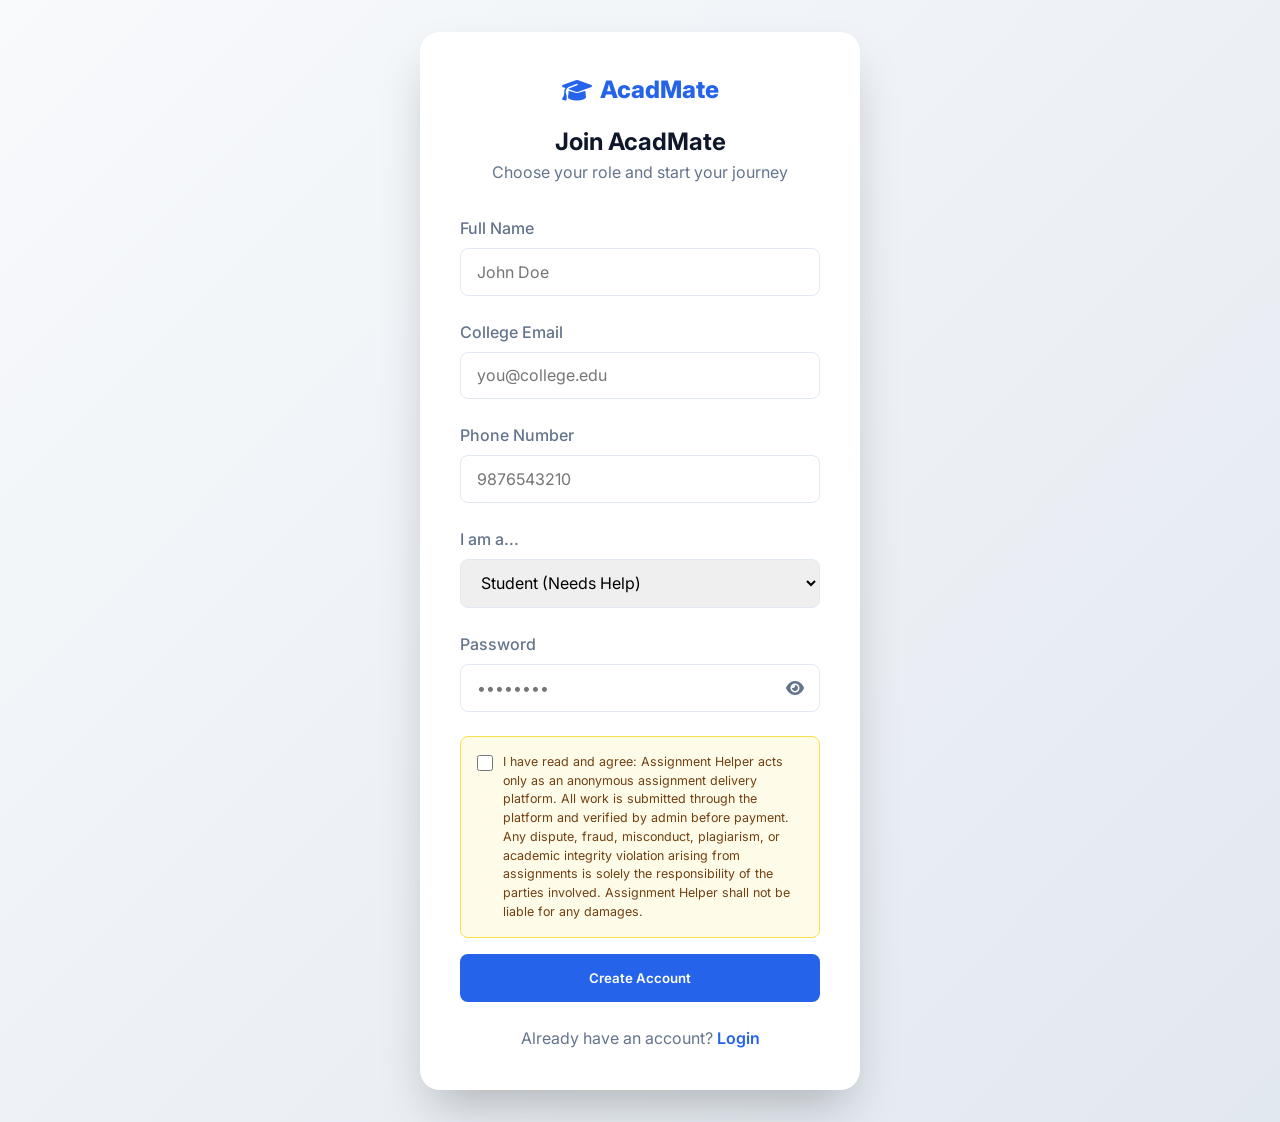
<file: frontend/register.html>
<!DOCTYPE html>
<html lang="en">

<head>
    <meta charset="UTF-8">
    <meta name="viewport" content="width=device-width, initial-scale=1.0">
    <title>Register | AcadMate</title>
    <link rel="stylesheet" href="css/styles.css">
    <link rel="stylesheet" href="https://cdnjs.cloudflare.com/ajax/libs/font-awesome/6.4.0/css/all.min.css">
    <link rel="preconnect" href="https://fonts.googleapis.com">
    <link rel="preconnect" href="https://fonts.gstatic.com" crossorigin>
    <link rel="stylesheet" href="https://fonts.googleapis.com/css2?family=Inter:wght@400;500;600;700;800&display=swap" media="print" onload="this.media='all'">
    <noscript><link rel="stylesheet" href="https://fonts.googleapis.com/css2?family=Inter:wght@400;500;600;700;800&display=swap"></noscript>
    <style>
        .helper-note {
            background: #eff6ff;
            border: 1px solid #bfdbfe;
            border-radius: 0.5rem;
            padding: 0.75rem 1rem;
            font-size: 0.82rem;
            color: #1e40af;
            margin-bottom: 1rem;
        }
        .disclaimer-box {
            background: #fefce8;
            border: 1px solid #fde047;
            border-radius: 0.5rem;
            padding: 1rem;
            margin: 1rem 0;
            font-size: 0.78rem;
            color: #713f12;
            line-height: 1.5;
        }
        .disclaimer-box label {
            display: flex;
            gap: 0.6rem;
            align-items: flex-start;
            cursor: pointer;
        }
        .disclaimer-box input[type="checkbox"] {
            margin-top: 2px;
            width: 16px;
            height: 16px;
            flex-shrink: 0;
        }
        .optional-tag {
            font-size: 0.75rem;
            color: #64748b;
            font-weight: 400;
            margin-left: 0.3rem;
        }
    </style>
</head>

<body style="min-height:100vh;display:flex;align-items:center;justify-content:center;background:linear-gradient(135deg,#f8fafc 0%,#e2e8f0 100%);padding:2rem 1rem;">
    <div class="auth-card" style="width:100%;max-width:440px;">
        <div style="text-align:center;margin-bottom:2rem;">
            <a href="index.html" class="logo" style="justify-content:center;margin-bottom:1rem;">
                <i class="fas fa-graduation-cap"></i> AcadMate
            </a>
            <h2>Join AcadMate</h2>
            <p style="color:var(--secondary);">Choose your role and start your journey</p>
        </div>

        <form id="registerForm">
            <div class="form-group">
                <label for="name">Full Name</label>
                <input type="text" id="name" class="form-input" placeholder="John Doe" required>
            </div>

            <div class="form-group">
                <label for="email">College Email</label>
                <input type="email" id="email" class="form-input" placeholder="you@college.edu" required>
            </div>

            <div class="form-group">
                <label for="phone">Phone Number</label>
                <input type="tel" id="phone" class="form-input" placeholder="9876543210" required>
            </div>

            <div class="form-group">
                <label for="role">I am a...</label>
                <select id="role" class="form-input" required>
                    <option value="student">Student (Needs Help)</option>
                    <option value="helper">Helper (Provides Guidance)</option>
                </select>
            </div>

            <!-- Helper info note -->
            <div id="helperNote" style="display:none;">
                <div class="helper-note">
                    <i class="fas fa-info-circle"></i>
                    As a helper, you upload completed assignments through the platform. After admin verification and student payment, <strong>90% of the agreed amount is automatically transferred to your UPI ID.</strong> Your identity and contact details are never shared with students.
                </div>
            </div>

            <!-- UPI ID — required for helpers only -->
            <div id="upiField" style="display:none;">
                <div class="form-group">
                    <label for="upi_id">UPI ID <span style="color:#dc2626;font-size:0.75rem;">Required for helpers</span></label>
                    <input type="text" id="upi_id" class="form-input" placeholder="yourname@upi  (e.g. rahul@okicici)">
                    <small style="color:#64748b;font-size:0.74rem;">Payouts for completed assignments will be sent here automatically.</small>
                </div>
            </div>

            <div class="form-group">
                <label for="password">Password</label>
                <div class="password-group">
                    <input type="password" id="password" class="form-input" placeholder="&#8226;&#8226;&#8226;&#8226;&#8226;&#8226;&#8226;&#8226;" required>
                    <i class="fas fa-eye password-toggle" id="togglePassword"></i>
                </div>
            </div>

            <!-- Legal Disclaimer — required checkbox -->
            <div class="disclaimer-box">
                <label>
                    <input type="checkbox" id="disclaimerCheck" required>
                    <span>
                        I have read and agree: Assignment Helper acts only as an anonymous assignment delivery platform. All work is submitted through the platform and verified by admin before payment. Any dispute, fraud, misconduct, plagiarism, or academic integrity violation arising from assignments is solely the responsibility of the parties involved. Assignment Helper shall not be liable for any damages.
                    </span>
                </label>
            </div>

            <button type="submit" class="btn btn-primary" style="width:100%;padding:1rem;">
                Create Account
            </button>
            <p style="text-align:center;margin-top:1.5rem;color:var(--secondary);">
                Already have an account?
                <a href="login.html" style="color:var(--primary);font-weight:600;text-decoration:none;">Login</a>
            </p>
        </form>
    </div>

    <script>
        const IS_LOCAL = window.location.hostname === 'localhost' || window.location.hostname === '127.0.0.1';
        const API_URL  = IS_LOCAL ? 'http://localhost:8000/api/v1' : 'https://assignment-app1-gdya.onrender.com/api/v1';

        document.getElementById('role').addEventListener('change', function () {
            const isHelper = this.value === 'helper';
            document.getElementById('helperNote').style.display = isHelper ? 'block' : 'none';
            document.getElementById('upiField').style.display = isHelper ? 'block' : 'none';
            document.getElementById('upi_id').required = isHelper;
        });

        document.getElementById('registerForm').addEventListener('submit', async function (e) {
            e.preventDefault();

            if (!document.getElementById('disclaimerCheck').checked) {
                alert('Please read and accept the disclaimer to continue.');
                return;
            }

            const btn = this.querySelector('[type="submit"]');
            btn.disabled = true;
            btn.textContent = 'Creating account...';

            const role = document.getElementById('role').value;
            const upiId = document.getElementById('upi_id').value.trim();

            if (role === 'helper' && !upiId) {
                alert('UPI ID is required for helpers.');
                btn.disabled = false; btn.textContent = 'Create Account';
                return;
            }
            if (upiId && !upiId.includes('@')) {
                alert('UPI ID must be in format name@upi (e.g. rahul@okicici)');
                btn.disabled = false; btn.textContent = 'Create Account';
                return;
            }

            const payload = {
                name:         document.getElementById('name').value,
                email:        document.getElementById('email').value,
                phone_number: document.getElementById('phone').value,
                role:         role,
                password:     document.getElementById('password').value,
                upi_id:       (role === 'helper' && upiId) ? upiId : null,
            };

            try {
                const res = await fetch(`${API_URL}/auth/register`, {
                    method: 'POST',
                    headers: { 'Content-Type': 'application/json' },
                    body: JSON.stringify(payload)
                });
                const data = await res.json();

                if (res.ok) {
                    alert('Registration successful! Please login.');
                    window.location.href = 'login.html';
                } else {
                    alert(data.detail || 'Registration failed');
                }
            } catch (err) {
                alert('Network error. Please try again.');
            } finally {
                btn.disabled = false;
                btn.textContent = 'Create Account';
            }
        });

        document.addEventListener('DOMContentLoaded', () => {
            const toggle = document.getElementById('togglePassword');
            const pwd = document.getElementById('password');
            toggle?.addEventListener('click', function () {
                pwd.type = pwd.type === 'password' ? 'text' : 'password';
                this.classList.toggle('fa-eye-slash');
            });
        });
    </script>
</body>

</html>
</file>
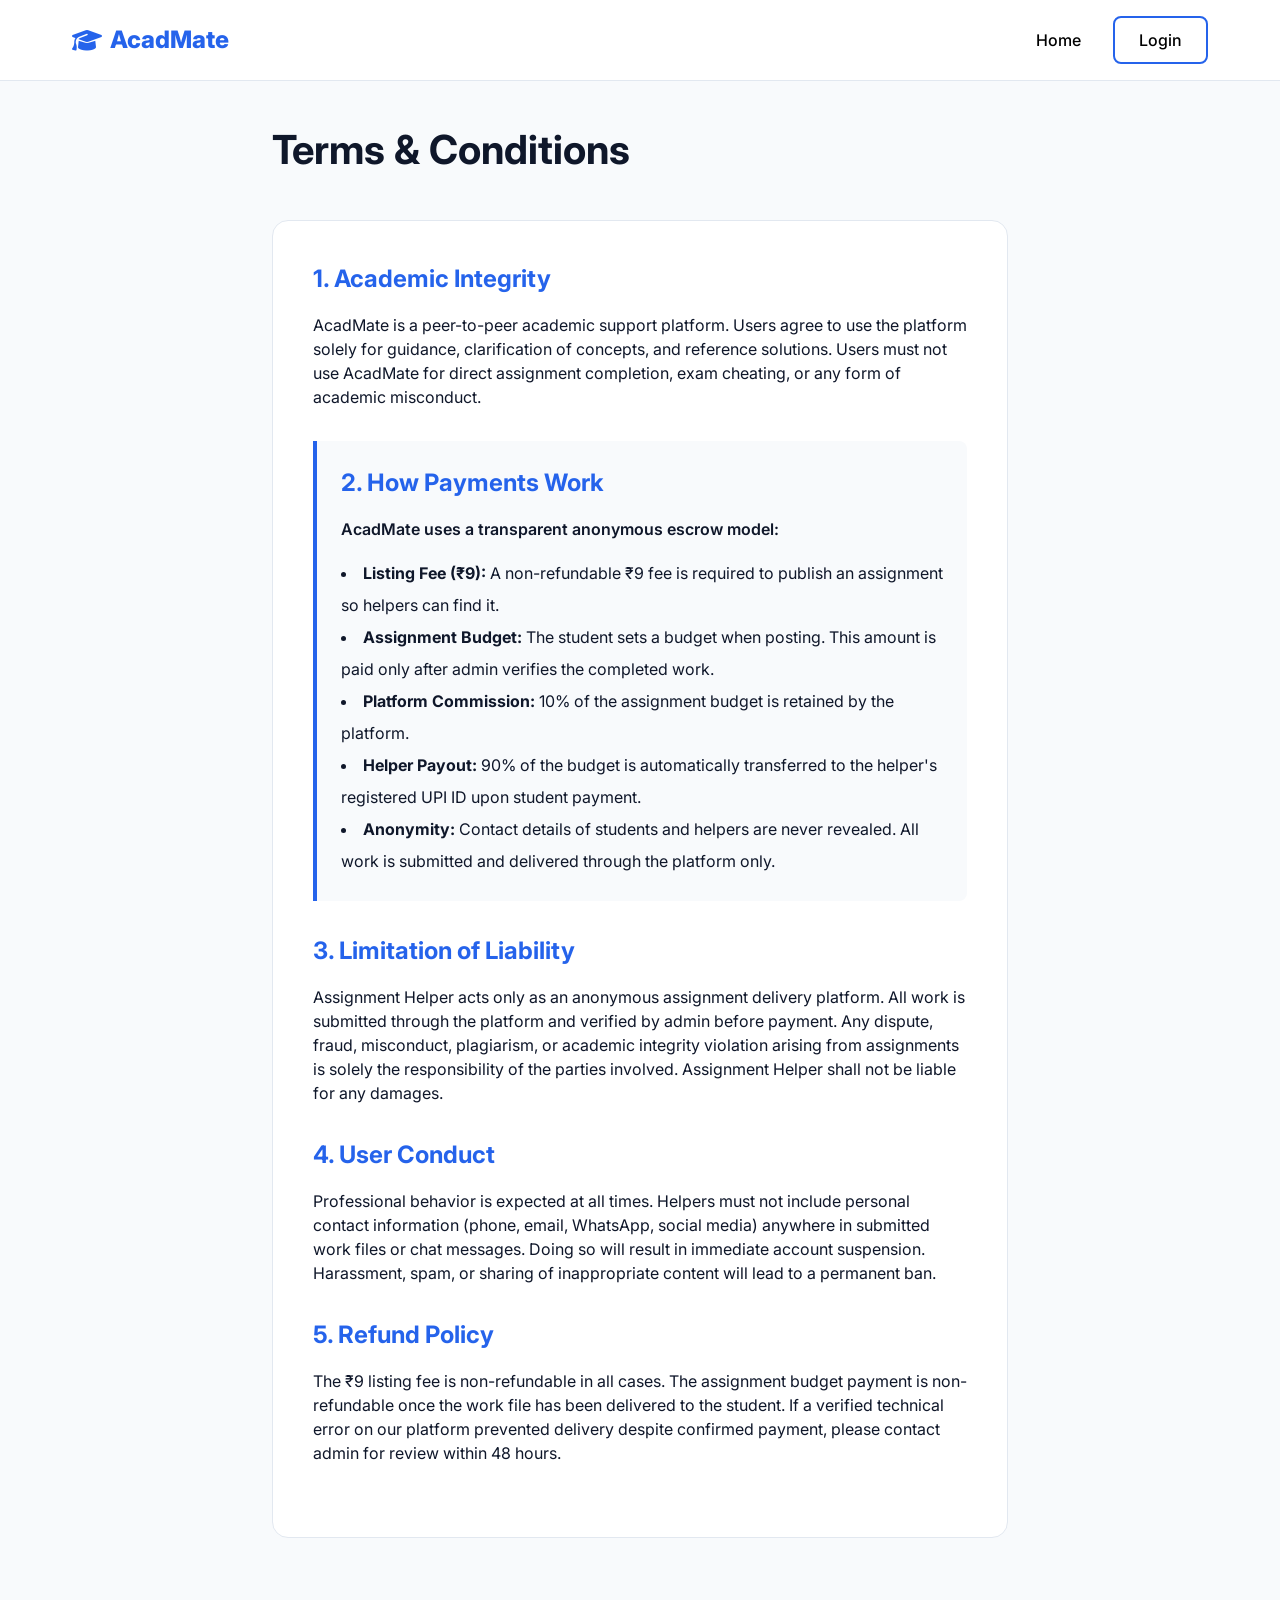
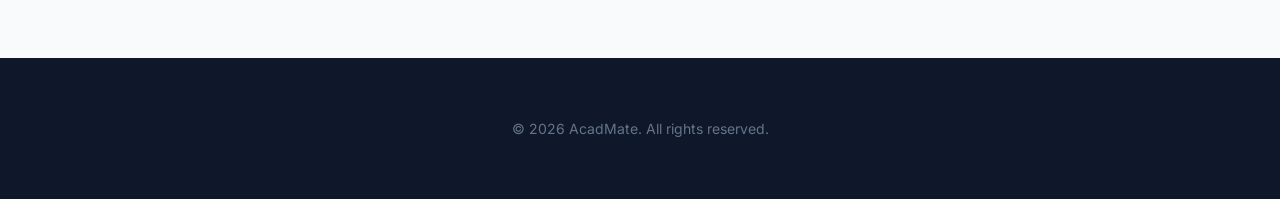
<file: frontend/terms.html>
<!DOCTYPE html>
<html lang="en">

<head>
    <meta charset="UTF-8">
    <meta name="viewport" content="width=device-width, initial-scale=1.0">
    <title>Terms & Conditions | AcadMate</title>
    <link rel="stylesheet" href="css/styles.css">
    <link rel="stylesheet" href="https://cdnjs.cloudflare.com/ajax/libs/font-awesome/6.4.0/css/all.min.css">
    <link rel="preconnect" href="https://fonts.googleapis.com">
    <link rel="preconnect" href="https://fonts.gstatic.com" crossorigin>
    <link rel="stylesheet" href="https://fonts.googleapis.com/css2?family=Inter:wght@400;500;600;700;800&display=swap" media="print" onload="this.media='all'">
    <noscript><link rel="stylesheet" href="https://fonts.googleapis.com/css2?family=Inter:wght@400;500;600;700;800&display=swap"></noscript>
</head>

<body>
    <header>
        <div class="container">
            <nav>
                <a href="index.html" class="logo">
                    <i class="fas fa-graduation-cap"></i>
                    AcadMate
                </a>
                <div class="nav-links" id="mainNavLinks">
                    <a href="index.html">Home</a>
                    <a href="login.html" class="btn btn-outline">Login</a>
                </div>
                <button class="mobile-menu-btn" id="mobileMenuBtn" aria-label="Open menu" onclick="toggleMobileNav()">
                    <i class="fas fa-bars"></i>
                </button>
            </nav>
        </div>
    </header>

    <main class="container" style="padding-top: 120px; padding-bottom: 80px; max-width: 800px; width: 100%;">
        <h1 style="font-size: 2.5rem; margin-bottom: 2rem;">Terms & Conditions</h1>

        <div class="policy-section"
            style="background: white; padding: 2.5rem; border-radius: 16px; border: 1px solid var(--border);">
            <section style="margin-bottom: 2rem;">
                <h2 style="color: var(--primary); margin-bottom: 1rem;">1. Academic Integrity</h2>
                <p>AcadMate is a peer-to-peer academic support platform. Users agree to use the platform solely for
                    guidance, clarification of concepts, and reference solutions. Users must not use AcadMate for direct
                    assignment completion, exam cheating, or any form of academic misconduct.</p>
            </section>

            <section style="margin-bottom: 2rem; border-left: 4px solid var(--primary); padding-left: 1.5rem; background: #f8fafc; padding: 1.5rem; border-radius: 0 8px 8px 0;">
                <h2 style="color: var(--primary); margin-bottom: 1rem;">2. How Payments Work</h2>
                <p style="font-weight: 600;">AcadMate uses a transparent anonymous escrow model:</p>
                <ul style="margin-top: 1rem; list-style-position: inside; line-height: 2;">
                    <li><strong>Listing Fee (&#8377;9):</strong> A non-refundable &#8377;9 fee is required to publish an assignment so helpers can find it.</li>
                    <li><strong>Assignment Budget:</strong> The student sets a budget when posting. This amount is paid only after admin verifies the completed work.</li>
                    <li><strong>Platform Commission:</strong> 10% of the assignment budget is retained by the platform.</li>
                    <li><strong>Helper Payout:</strong> 90% of the budget is automatically transferred to the helper's registered UPI ID upon student payment.</li>
                    <li><strong>Anonymity:</strong> Contact details of students and helpers are never revealed. All work is submitted and delivered through the platform only.</li>
                </ul>
            </section>

            <section style="margin-bottom: 2rem;">
                <h2 style="color: var(--primary); margin-bottom: 1rem;">3. Limitation of Liability</h2>
                <p>Assignment Helper acts only as an anonymous assignment delivery platform. All work is submitted through the platform and verified by admin before payment. Any dispute, fraud, misconduct, plagiarism, or academic integrity violation arising from assignments is solely the responsibility of the parties involved. Assignment Helper shall not be liable for any damages.</p>
            </section>

            <section style="margin-bottom: 2rem;">
                <h2 style="color: var(--primary); margin-bottom: 1rem;">4. User Conduct</h2>
                <p>Professional behavior is expected at all times. Helpers must not include personal contact information (phone, email, WhatsApp, social media) anywhere in submitted work files or chat messages. Doing so will result in immediate account suspension. Harassment, spam, or sharing of inappropriate content will lead to a permanent ban.</p>
            </section>

            <section style="margin-bottom: 2rem;">
                <h2 style="color: var(--primary); margin-bottom: 1rem;">5. Refund Policy</h2>
                <p>The &#8377;9 listing fee is non-refundable in all cases. The assignment budget payment is non-refundable once the work file has been delivered to the student. If a verified technical error on our platform prevented delivery despite confirmed payment, please contact admin for review within 48 hours.</p>
            </section>
        </div>
    </main>

    <footer>
        <div class="container" style="text-align: center;">
            <p style="color: #64748b; font-size: 0.875rem;">&copy; 2026 AcadMate. All rights reserved.</p>
        </div>
    </footer>
    <script>
        function toggleMobileNav() {
            const nav = document.getElementById('mainNavLinks');
            const btn = document.getElementById('mobileMenuBtn');
            const isOpen = nav.classList.toggle('open');
            btn.innerHTML = isOpen ? '<i class="fas fa-times"></i>' : '<i class="fas fa-bars"></i>';
        }
        document.addEventListener('click', function (e) {
            const nav = document.getElementById('mainNavLinks');
            const btn = document.getElementById('mobileMenuBtn');
            if (nav && btn && !nav.contains(e.target) && !btn.contains(e.target)) {
                nav.classList.remove('open');
                btn.innerHTML = '<i class="fas fa-bars"></i>';
            }
        });
    </script>
</body>

</html>
</file>
<file: frontend/css/styles.css>
:root {
    --primary: #2563eb;
    --primary-dark: #1d4ed8;
    --secondary: #64748b;
    --accent: #3b82f6;
    --bg-light: #f8fafc;
    --text-dark: #0f172a;
    --text-light: #ffffff;
    --card-bg: rgba(255, 255, 255, 0.8);
    --border: #e2e8f0;
    --shadow: 0 4px 6px -1px rgb(0 0 0 / 0.1), 0 2px 4px -2px rgb(0 0 0 / 0.1);
}

* {
    margin: 0;
    padding: 0;
    box-sizing: border-box;
    font-family: 'Inter', system-ui, -apple-system, sans-serif;
}

body {
    background-color: var(--bg-light);
    color: var(--text-dark);
    line-height: 1.5;
    overflow-x: hidden;
}

.container {
    max-width: 1200px;
    margin: 0 auto;
    padding: 0 2rem;
}

header {
    background: rgba(255, 255, 255, 0.9);
    backdrop-filter: blur(10px);
    position: fixed;
    width: 100%;
    top: 0;
    z-index: 1000;
    border-bottom: 1px solid var(--border);
}

nav {
    display: flex;
    justify-content: space-between;
    align-items: center;
    height: 80px;
}

.logo {
    font-size: 1.5rem;
    font-weight: 800;
    color: var(--primary);
    text-decoration: none;
    display: flex;
    align-items: center;
    gap: 0.5rem;
}

.nav-links {
    display: flex;
    gap: 2rem;
    align-items: center;
}

.nav-links a {
    text-decoration: none;
    color: black;
    font-weight: 500;
    transition: color 0.3s;
}

.nav-links a:hover {
    color: black;
}

.btn {
    padding: 0.6rem 1.5rem;
    border-radius: 8px;
    font-weight: 600;
    cursor: pointer;
    transition: all 0.3s;
    text-decoration: none;
    display: inline-block;
    border: none;
}

.btn.btn-primary {
    background-color: var(--primary);
    color: #ffffff;
}

.btn-primary:hover {
    background-color: var(--primary-dark);
    transform: translateY(-2px);
    box-shadow: 0 10px 15px -3px rgba(37, 99, 235, 0.3);
}

.btn-outline {
    background-color: transparent;
    border: 2px solid var(--primary);
    color: var(--primary);
}

.btn-outline:hover {
    background-color: var(--primary);
    color: var(--text-light);
}

/* Hero Section */
.hero {
    padding: 160px 0 80px;
    background: radial-gradient(circle at top right, rgba(37, 99, 235, 0.1), transparent),
        radial-gradient(circle at bottom left, rgba(37, 99, 235, 0.05), transparent);
    text-align: center;
}

.hero h1 {
    font-size: 3.5rem;
    font-weight: 800;
    margin-bottom: 1.5rem;
    letter-spacing: -0.025em;
    background: linear-gradient(135deg, #0f172a 0%, #2563eb 100%);
    -webkit-background-clip: text;
    -webkit-text-fill-color: transparent;
}

.hero p {
    font-size: 1.25rem;
    color: var(--secondary);
    max-width: 600px;
    margin: 0 auto 2.5rem;
}

/* Features */
.features {
    padding: 100px 0;
}

.feature-grid {
    display: grid;
    grid-template-columns: repeat(auto-fit, minmax(300px, 1fr));
    gap: 2rem;
    margin-top: 4rem;
}

.feature-card {
    background: var(--text-light);
    padding: 2.5rem;
    border-radius: 16px;
    border: 1px solid var(--border);
    transition: all 0.3s;
}

.feature-card:hover {
    transform: translateY(-10px);
    box-shadow: var(--shadow);
    border-color: var(--primary);
}

.feature-icon {
    width: 48px;
    height: 48px;
    background: rgba(37, 99, 235, 0.1);
    color: var(--primary);
    border-radius: 12px;
    display: flex;
    align-items: center;
    justify-content: center;
    font-size: 1.5rem;
    margin-bottom: 1.5rem;
}

/* Modal/Forms */
.modal-overlay {
    position: fixed;
    top: 0;
    left: 0;
    width: 100%;
    height: 100%;
    background: rgba(15, 23, 42, 0.6);
    backdrop-filter: blur(4px);
    display: none;
    justify-content: center;
    align-items: center;
    z-index: 2000;
}

.auth-card {
    background: white;
    padding: 2.5rem;
    border-radius: 20px;
    width: 100%;
    max-width: 450px;
    box-shadow: 0 25px 50px -12px rgba(0, 0, 0, 0.25);
}

.form-group {
    margin-bottom: 1.5rem;
}

.form-group label {
    display: block;
    margin-bottom: 0.5rem;
    font-weight: 500;
    color: var(--secondary);
}

/* Attachments Styling */
.attachments-section {
    margin-top: 1rem;
    padding-top: 1rem;
    border-top: 1px solid var(--border);
}

.attachments-section p {
    font-size: 0.85rem;
    margin-bottom: 0.5rem;
    color: var(--secondary);
}

.attachment-grid {
    display: flex;
    flex-wrap: wrap;
    gap: 0.5rem;
}

.attachment-link {
    display: inline-flex;
    align-items: center;
    gap: 0.4rem;
    background: #f8fafc;
    border: 1px solid var(--border);
    padding: 0.4rem 0.6rem;
    border-radius: 6px;
    font-size: 0.8rem;
    color: var(--primary);
    text-decoration: none;
    transition: all 0.2s;
}

.attachment-link:hover {
    background: #eff6ff;
    border-color: var(--primary);
    transform: translateY(-1px);
}

.attachment-link i {
    font-size: 0.9rem;
}

.form-input {
    width: 100%;
    padding: 0.8rem 1rem;
    border-radius: 8px;
    border: 1px solid var(--border);
    font-size: 1rem;
    transition: all 0.3s;
}

.form-input:focus {
    outline: none;
    border-color: var(--primary);
    box-shadow: 0 0 0 4px rgba(37, 99, 235, 0.1);
}

.password-group {
    position: relative;
}

.password-toggle {
    position: absolute;
    right: 1rem;
    top: 50%;
    transform: translateY(-50%);
    cursor: pointer;
    color: var(--secondary);
    transition: color 0.3s;
    z-index: 10;
}

.password-toggle:hover {
    color: var(--primary);
}

.password-group .form-input {
    padding-right: 3rem;
}

/* Policy Section */
.policy-section {
    padding: 80px 0;
    background: white;
    border-radius: 24px;
    margin: 40px auto;
}

/* Footer */
footer {
    padding: 60px 0;
    background: #0f172a;
    color: white;
    text-align: center;
}

.footer-links {
    margin: 2rem 0;
    display: flex;
    justify-content: center;
    gap: 2rem;
}

.footer-links a {
    color: #94a3b8;
    text-decoration: none;
}

.badge {
    padding: 0.25rem 0.75rem;
    border-radius: 9999px;
    font-size: 0.75rem;
    font-weight: 600;
    text-transform: uppercase;
}

.status-open {
    background: #dcfce7;
    color: #166534;
}

.status-in_progress {
    background: #fef9c3;
    color: #854d0e;
}

.status-completed {
    background: #dbeafe;
    color: #1e40af;
}

.status-cancelled {
    background: #fee2e2;
    color: #991b1b;
}

/* Nav Icons */
.nav-icon-btn {
    background: none;
    border: none;
    font-size: 1.25rem;
    color: var(--secondary);
    cursor: pointer;
    position: relative;
    padding: 0.5rem;
    transition: all 0.3s ease;
    display: flex;
    align-items: center;
    justify-content: center;
}

.nav-icon-btn:hover {
    color: var(--primary);
    transform: translateY(-2px);
}

.nav-badge {
    position: absolute;
    top: 0;
    right: 0;
    background: #ef4444;
    color: white;
    font-size: 0.6rem;
    padding: 2px 5px;
    border-radius: 50%;
    min-width: 15px;
    text-align: center;
}

.chat-list-item {
    display: flex;
    align-items: center;
    gap: 1rem;
    padding: 1rem;
    border: 1px solid var(--border);
    border-radius: 8px;
    margin-bottom: 0.5rem;
    cursor: pointer;
    transition: all 0.3s ease;
}

.chat-list-item:hover {
    background: #f8fafc;
    border-color: var(--primary);
    transform: translateX(5px);
}

.chat-list-item i {
    font-size: 1.5rem;
    color: var(--primary);
}

.chat-list-info {
    flex: 1;
}

.chat-list-info h4 {
    margin: 0;
    font-size: 1rem;
    color: var(--text-dark);
}

.chat-list-info p {
    margin: 0;
    font-size: 0.8rem;
    color: var(--secondary);
}

/* Chat Attach Button */
.chat-attach-btn {
    background: none;
    border: 2px solid var(--border);
    border-radius: 8px;
    padding: 0.6rem 0.75rem;
    cursor: pointer;
    color: var(--secondary);
    font-size: 1.1rem;
    transition: all 0.2s ease;
    display: flex;
    align-items: center;
    justify-content: center;
}

.chat-attach-btn:hover {
    color: var(--primary);
    border-color: var(--primary);
    background: rgba(37, 99, 235, 0.05);
}

/* Chat File Preview */
.chat-file-preview {
    margin-bottom: 0.5rem;
}

.chat-file-preview-inner {
    display: inline-flex;
    align-items: center;
    gap: 0.5rem;
    background: #eff6ff;
    border: 1px solid var(--primary);
    border-radius: 8px;
    padding: 0.4rem 0.75rem;
    font-size: 0.85rem;
    color: var(--primary);
    max-width: 100%;
}

.chat-file-preview-inner span {
    overflow: hidden;
    text-overflow: ellipsis;
    white-space: nowrap;
    max-width: 250px;
}

.chat-file-remove {
    background: none;
    border: none;
    color: #ef4444;
    font-size: 1.2rem;
    cursor: pointer;
    padding: 0 0.2rem;
    line-height: 1;
    transition: transform 0.15s;
}

.chat-file-remove:hover {
    transform: scale(1.3);
}

/* Chat Message Attachments */
.chat-msg-attachment img {
    max-width: 220px;
    max-height: 180px;
    border-radius: 8px;
    margin-top: 0.4rem;
    cursor: pointer;
    transition: transform 0.2s;
    display: block;
}

.chat-msg-attachment img:hover {
    transform: scale(1.05);
}

.chat-msg-attachment a.chat-file-link {
    display: inline-flex;
    align-items: center;
    gap: 0.4rem;
    margin-top: 0.4rem;
    padding: 0.3rem 0.6rem;
    border-radius: 6px;
    font-size: 0.8rem;
    text-decoration: none;
    transition: all 0.2s;
}

.chat-msg-attachment a.chat-file-link.sent {
    background: rgba(255, 255, 255, 0.2);
    color: #fff;
}

.chat-msg-attachment a.chat-file-link.received {
    background: #e2e8f0;
    color: var(--primary);
}

.chat-msg-attachment a.chat-file-link:hover {
    transform: translateY(-1px);
    filter: brightness(1.1);
}

/* Notification Panel */
.notification-panel {
    position: absolute;
    top: 100%;
    right: 0;
    width: 360px;
    max-height: 450px;
    background: white;
    border-radius: 12px;
    box-shadow: 0 20px 40px rgba(0,0,0,0.15);
    border: 1px solid var(--border);
    z-index: 3000;
    display: none;
    overflow: hidden;
}

.notification-panel.show {
    display: block;
}

.notification-panel-header {
    display: flex;
    justify-content: space-between;
    align-items: center;
    padding: 1rem 1.25rem;
    border-bottom: 1px solid var(--border);
    background: #f8fafc;
}

.notification-panel-header h4 {
    margin: 0;
    font-size: 0.95rem;
    font-weight: 700;
}

.notification-panel-body {
    max-height: 360px;
    overflow-y: auto;
}

.notif-item {
    padding: 0.85rem 1.25rem;
    border-bottom: 1px solid #f1f5f9;
    cursor: pointer;
    transition: background 0.2s;
}

.notif-item:hover {
    background: #f8fafc;
}

.notif-item.unread {
    background: #eff6ff;
    border-left: 3px solid var(--primary);
}

.notif-item .notif-title {
    font-weight: 600;
    font-size: 0.85rem;
    margin-bottom: 0.2rem;
}

.notif-item .notif-msg {
    font-size: 0.78rem;
    color: var(--secondary);
    line-height: 1.4;
}

.notif-item .notif-time {
    font-size: 0.7rem;
    color: #94a3b8;
    margin-top: 0.25rem;
}

.mark-all-read-btn {
    background: none;
    border: none;
    color: var(--primary);
    font-size: 0.8rem;
    font-weight: 600;
    cursor: pointer;
    padding: 0.2rem 0.5rem;
    border-radius: 4px;
    transition: background 0.2s;
}

.mark-all-read-btn:hover {
    background: #eff6ff;
}

/* Mobile hamburger */
.mobile-menu-btn {
    display: none;
    background: none;
    border: none;
    font-size: 1.5rem;
    color: var(--text-dark);
    cursor: pointer;
    padding: 0.5rem;
}

/* ── Two-column form grid (collapses on small mobile) ──────────────── */
.form-grid-2 {
    display: grid;
    grid-template-columns: 1fr 1fr;
    gap: 0.75rem;
    margin-bottom: 1rem;
}

/* ============================================
   MOBILE RESPONSIVE STYLES  (≤ 768px)
   ============================================ */

@media (max-width: 768px) {
    /* Container */
    .container {
        padding: 0 1rem;
    }

    /* Header / Nav */
    header {
        position: fixed;
        width: 100%;
    }

    nav {
        height: auto;
        min-height: 60px;
        padding: 0.5rem 0;
        flex-wrap: nowrap;
        gap: 0.5rem;
        position: relative;
    }

    .logo {
        font-size: 1.2rem;
    }

    /* Hamburger button — visible on mobile */
    .mobile-menu-btn {
        display: flex;
        align-items: center;
        justify-content: center;
        order: 3;
    }

    .nav-links {
        gap: 0.5rem;
        flex-wrap: wrap;
        justify-content: flex-end;
        align-items: center;
    }

    /* Hide text nav links; keep action buttons */
    .nav-links a:not(.btn) {
        display: none;
    }

    .nav-links .btn {
        padding: 0.35rem 0.8rem;
        font-size: 0.85rem;
    }

    /* Mobile nav dropdown — activated by .open class on .nav-links */
    .nav-links.open {
        display: flex;
        flex-direction: column;
        position: fixed;
        top: 60px;
        left: 0;
        right: 0;
        width: 100%;
        background: white;
        padding: 0.5rem 1.25rem 1rem;
        gap: 0;
        border-bottom: 1px solid var(--border);
        box-shadow: 0 8px 24px rgba(0, 0, 0, 0.12);
        z-index: 999;
        align-items: stretch;
        justify-content: flex-start;
    }

    .nav-links.open a:not(.btn) {
        display: block !important;
        padding: 0.8rem 0.25rem;
        font-size: 0.95rem;
        color: var(--text-dark);
        border-bottom: 1px solid #f1f5f9;
        font-weight: 500;
    }

    .nav-links.open .btn {
        margin-top: 0.75rem;
        text-align: center;
        width: 100%;
        padding: 0.65rem 1rem;
        font-size: 0.95rem;
    }

    /* Hero */
    .hero {
        padding: 100px 0 50px;
    }

    .hero h1 {
        font-size: 1.8rem;
        line-height: 1.3;
    }

    .hero p {
        font-size: 1rem;
        margin-bottom: 1.5rem;
    }

    .hero-btns {
        display: flex;
        flex-direction: column;
        gap: 0.75rem;
        align-items: center;
    }

    .hero-btns .btn {
        margin-left: 0 !important;
        width: 82%;
        text-align: center;
    }

    /* Features */
    .features {
        padding: 50px 0;
    }

    .feature-grid {
        grid-template-columns: 1fr !important;
        gap: 1rem;
        margin-top: 2rem;
    }

    .feature-card {
        padding: 1.5rem;
    }

    /* Policy section (index, terms, privacy) */
    .policy-section {
        padding: 1.5rem 1rem !important;
        margin: 20px auto;
    }

    /* Terms / Privacy page h1 */
    main > h1 {
        font-size: 1.75rem !important;
        margin-bottom: 1.25rem !important;
    }

    /* Dashboard main */
    main.container {
        padding-top: 80px !important;
        padding-bottom: 2rem;
    }

    /* Welcome header — stack vertically */
    #studentDashboard > div:first-child,
    #helperDashboard > div:first-child {
        flex-direction: column;
        gap: 0.75rem;
        align-items: stretch !important;
    }

    #studentDashboard > div:first-child .btn,
    #helperDashboard > div:first-child .btn {
        width: 100%;
        text-align: center;
    }

    /* Username in header nav */
    #userName {
        font-size: 0.78rem !important;
        max-width: 90px;
        overflow: hidden;
        text-overflow: ellipsis;
        white-space: nowrap;
    }

    /* Subject filter — full width on mobile */
    #subjectFilter {
        max-width: 100% !important;
        width: 100%;
    }

    /* ── Modals ── */
    .modal-overlay {
        align-items: flex-end;
    }

    /* Standalone auth-card (login / register pages) — keep as normal card */
    .auth-card {
        padding: 1.75rem 1.25rem;
        border-radius: 16px;
    }

    /* Auth-card inside a modal overlay — bottom sheet slide-up */
    .modal-overlay .auth-card {
        width: 100% !important;
        max-width: 100% !important;
        border-radius: 20px 20px 0 0;
        max-height: 92vh;
        overflow-y: auto;
        padding: 1.5rem;
    }

    /* requestModal uses a custom div (not .auth-card) — also bottom sheet */
    #requestModal > div {
        width: 100% !important;
        max-width: 100% !important;
        border-radius: 20px 20px 0 0 !important;
        max-height: 96vh;
    }

    /* Chat Modal — full screen on mobile */
    #chatModal .auth-card {
        width: 100% !important;
        max-width: 100% !important;
        height: 100dvh !important;
        border-radius: 0;
        margin: 0;
    }

    /* Footer */
    footer {
        padding: 40px 0;
    }

    .footer-links {
        flex-direction: column;
        gap: 1rem;
    }

    /* Notification panel — fixed to avoid viewport overflow on mobile */
    .notification-panel {
        position: fixed !important;
        top: 60px;
        left: 0;
        right: 0;
        width: 100% !important;
        max-height: 70vh;
        border-radius: 0 0 16px 16px;
    }
}

/* ── Small mobile (≤ 480px) ─────────────────────────────────────────── */

@media (max-width: 480px) {
    .hero h1 {
        font-size: 1.5rem;
    }

    .hero p {
        font-size: 0.92rem;
    }

    .btn {
        padding: 0.5rem 1rem;
        font-size: 0.9rem;
    }

    .nav-icon-btn {
        font-size: 1.1rem;
        padding: 0.35rem;
    }

    .nav-badge {
        font-size: 0.55rem;
        padding: 1px 4px;
    }

    /* Two-column grid collapses to single column */
    .form-grid-2 {
        grid-template-columns: 1fr;
    }

    /* Work queue cards full width */
    #workQueueCards {
        grid-template-columns: 1fr !important;
    }

    /* Chat form — wrap on very narrow screens */
    #chatForm {
        flex-wrap: wrap;
    }

    #chatForm .form-input {
        flex: 1;
        min-width: 0;
    }
}
</file>
<file: frontend/css/admin.css>
:root {
    --admin-sidebar-width: 260px;
    --admin-bg: #f8fafc;
    --admin-sidebar: #1e293b;
    --admin-card: #ffffff;
    --admin-text: #1e293b;
    --admin-border: #e2e8f0;
}

.dark-mode {
    --admin-bg: #0f172a;
    --admin-sidebar: #020617;
    --admin-card: #1e293b;
    --admin-text: #f8fafc;
    --admin-border: #334155;
}

body.admin-body {
    background: var(--admin-bg);
    color: var(--admin-text);
    margin: 0;
    font-family: 'Inter', sans-serif;
}

/* ── Layout ──────────────────────────────────────────────────────────── */
.admin-wrapper { display: flex; min-height: 100vh; }

/* ── Sidebar ──────────────────────────────────────────────────────────── */
.sidebar {
    width: var(--admin-sidebar-width);
    background: var(--admin-sidebar);
    color: white;
    padding: 1.5rem;
    display: flex;
    flex-direction: column;
    position: fixed;
    height: 100vh;
    left: 0; top: 0;
    overflow-y: auto;
    z-index: 1000;
}

.sidebar-header .logo {
    font-size: 1.4rem;
    font-weight: 800;
    color: white;
    text-decoration: none;
    display: flex;
    align-items: center;
    gap: 0.5rem;
    margin-bottom: 2rem;
}

.sidebar-header span {
    font-size: 0.65rem;
    background: var(--primary, #4f46e5);
    padding: 2px 6px;
    border-radius: 4px;
    text-transform: uppercase;
    letter-spacing: 0.05em;
}

.sidebar-nav { flex: 1; display: flex; flex-direction: column; }

.nav-item {
    display: flex;
    align-items: center;
    gap: 0.75rem;
    padding: 0.65rem 0.85rem;
    color: #94a3b8;
    text-decoration: none;
    border-radius: 0.5rem;
    margin-bottom: 0.25rem;
    transition: all 0.2s;
    font-size: 0.9rem;
}

.nav-item:hover, .nav-item.active {
    background: rgba(255,255,255,0.1);
    color: white;
}

.sidebar-footer {
    border-top: 1px solid rgba(255,255,255,0.1);
    padding-top: 1rem;
    margin-top: 1rem;
}

.theme-toggle {
    margin-top: 0.75rem;
    display: flex;
    align-items: center;
    gap: 0.5rem;
    font-size: 0.8rem;
    color: #94a3b8;
}

/* ── Content ──────────────────────────────────────────────────────────── */
.content {
    flex: 1;
    margin-left: var(--admin-sidebar-width);
    padding: 2rem;
    min-width: 0;
}

.content-header {
    display: flex;
    justify-content: space-between;
    align-items: center;
    margin-bottom: 2rem;
}

.content-header h1 { font-size: 1.5rem; margin: 0; }

.admin-profile { display: flex; align-items: center; gap: 0.75rem; font-weight: 600; }
.admin-profile img { width: 38px; height: 38px; border-radius: 50%; }

/* ── Stats ──────────────────────────────────────────────────────────── */
.stats-grid {
    display: grid;
    grid-template-columns: repeat(auto-fit, minmax(170px, 1fr));
    gap: 1.25rem;
    margin-bottom: 2rem;
}

.stat-card {
    background: var(--admin-card);
    padding: 1.25rem;
    border-radius: 1rem;
    border: 1px solid var(--admin-border);
    display: flex;
    align-items: center;
    gap: 1rem;
}

.stat-card.clickable { cursor: pointer; transition: all 0.2s; }
.stat-card.clickable:hover { transform: translateY(-4px); box-shadow: 0 8px 20px rgba(0,0,0,0.08); border-color: var(--primary, #4f46e5); }

.stat-icon {
    width: 46px; height: 46px;
    border-radius: 0.65rem;
    display: flex; align-items: center; justify-content: center;
    font-size: 1.3rem;
    flex-shrink: 0;
}
.stat-icon.blue   { background:#dbeafe; color:#1e40af; }
.stat-icon.green  { background:#dcfce7; color:#15803d; }
.stat-icon.orange { background:#ffedd5; color:#9a3412; }
.stat-icon.purple { background:#f3e8ff; color:#6b21a8; }
.stat-icon.yellow { background:#fef9c3; color:#854d0e; }
.stat-icon.indigo { background:#e0e7ff; color:#3730a3; }

.stat-info h3 { font-size: 0.78rem; color: #64748b; margin: 0 0 2px; }
.stat-info p  { font-size: 1.4rem; font-weight: 700; margin: 0; }

/* ── Grid Cards ──────────────────────────────────────────────────────── */
.dashboard-grid { display: grid; grid-template-columns: 2fr 1fr; gap: 1.5rem; }

.grid-card {
    background: var(--admin-card);
    padding: 1.5rem;
    border-radius: 1rem;
    border: 1px solid var(--admin-border);
}

.card-header { display: flex; justify-content: space-between; align-items: center; margin-bottom: 1.25rem; }
.card-header h2 { font-size: 1.1rem; margin: 0; }

/* ── Tables ──────────────────────────────────────────────────────────── */
.table-container {
    background: var(--admin-card);
    border-radius: 1rem;
    border: 1px solid var(--admin-border);
    overflow: hidden;
}

.table-header {
    padding: 1.25rem 1.5rem;
    border-bottom: 1px solid var(--admin-border);
    display: flex;
    justify-content: space-between;
    align-items: center;
    flex-wrap: wrap;
    gap: 0.75rem;
}

.table-header h2 { font-size: 1.1rem; margin: 0; }

.filters { display: flex; gap: 0.5rem; flex-wrap: wrap; align-items: center; }
.filter-input {
    padding: 0.4rem 0.75rem;
    border: 1px solid var(--admin-border);
    border-radius: 0.5rem;
    font-size: 0.85rem;
    background: var(--admin-card);
    color: var(--admin-text);
    min-width: 160px;
}

.filters select {
    padding: 0.4rem 0.75rem;
    border: 1px solid var(--admin-border);
    border-radius: 0.5rem;
    font-size: 0.85rem;
    background: var(--admin-card);
    color: var(--admin-text);
}

.admin-table { width: 100%; border-collapse: collapse; }
.admin-table th {
    text-align: left;
    padding: 0.85rem 1rem;
    background: #f1f5f9;
    color: #64748b;
    font-size: 0.7rem;
    text-transform: uppercase;
    letter-spacing: 0.05em;
    white-space: nowrap;
}
.dark-mode .admin-table th { background: #1e293b; }

.admin-table td {
    padding: 0.85rem 1rem;
    border-top: 1px solid var(--admin-border);
    vertical-align: middle;
    font-size: 0.88rem;
}

.admin-table tbody tr:hover { background: rgba(0,0,0,0.02); }
.dark-mode .admin-table tbody tr:hover { background: rgba(255,255,255,0.03); }

.action-cell { white-space: nowrap; display: flex; gap: 0.35rem; align-items: center; }

/* ── Badges ──────────────────────────────────────────────────────────── */
.badge {
    display: inline-block;
    padding: 0.2rem 0.55rem;
    border-radius: 2rem;
    font-size: 0.72rem;
    font-weight: 600;
    white-space: nowrap;
}

.status-open       { background:#dbeafe; color:#1e40af; }
.status-in_progress{ background:#fef3c7; color:#92400e; }
.status-completed  { background:#dcfce7; color:#15803d; }
.status-cancelled  { background:#fee2e2; color:#991b1b; }
.status-pending    { background:#fef9c3; color:#854d0e; }
.status-verified   { background:#dcfce7; color:#15803d; }
.status-suspended  { background:#fee2e2; color:#991b1b; }

.role-student { background:#ede9fe; color:#5b21b6; }
.role-helper  { background:#d1fae5; color:#065f46; }
.role-admin   { background:#fee2e2; color:#991b1b; }

/* ── Buttons ──────────────────────────────────────────────────────────── */
.btn-sm { padding: 0.3rem 0.65rem !important; font-size: 0.78rem !important; }
.btn-block { width: 100%; margin-bottom: 0.5rem; }
.btn-danger  { background:#ef4444; color:#fff; border-color:#ef4444; }
.btn-danger:hover { background:#dc2626; }
.btn-warning { background:#f59e0b; color:#fff; border-color:#f59e0b; }
.btn-success { background:#10b981; color:#fff; border-color:#10b981; }

/* ── Sections ──────────────────────────────────────────────────────────── */
.section { display: none; }
.section.active { display: block; }

/* ── Log items (overview) ──────────────────────────────────────────────── */
.log-item {
    display: flex;
    align-items: flex-start;
    gap: 0.75rem;
    padding: 0.6rem 0;
    border-bottom: 1px solid var(--admin-border);
    font-size: 0.85rem;
}
.log-item:last-child { border-bottom: none; }
.log-icon { font-size: 1rem; flex-shrink: 0; }
.log-text { flex: 1; }
.log-action { color: #64748b; margin-left: 0.3rem; }
.log-detail { color: #94a3b8; display: block; }
.log-time   { color: #94a3b8; font-size: 0.75rem; white-space: nowrap; }

/* Log action badge in table */
.log-action-badge {
    display: inline-block;
    padding: 0.2rem 0.5rem;
    border-radius: 0.35rem;
    font-size: 0.78rem;
    font-weight: 500;
}
.log-login   { background:#dbeafe; color:#1e40af; }
.log-logout  { background:#f1f5f9; color:#475569; }
.log-success { background:#dcfce7; color:#15803d; }
.log-danger  { background:#fee2e2; color:#991b1b; }
.log-info    { background:#f1f5f9; color:#475569; }

.row-danger { background: #fff5f5 !important; }
.row-login  { background: #f0fdf4 !important; }
.row-logout { background: #fafaf9 !important; }
.dark-mode .row-danger { background: rgba(239,68,68,0.08) !important; }
.dark-mode .row-login  { background: rgba(16,185,129,0.06) !important; }

/* ── Password toggle ──────────────────────────────────────────────────── */
.pwd-toggle { cursor: pointer; color: var(--primary, #4f46e5); font-size: 0.8rem; margin-left: 0.3rem; user-select: none; }
.pwd-toggle:hover { opacity: 0.7; }

/* ── Activity buttons ─────────────────────────────────────────────────── */
.action-buttons .btn { justify-content: flex-start; }

/* ── Settings form ────────────────────────────────────────────────────── */
.settings-form { display: flex; flex-direction: column; gap: 1rem; }
.form-group { display: flex; flex-direction: column; gap: 0.35rem; }
.form-group label { font-size: 0.85rem; font-weight: 600; color: #64748b; }
.form-group input, .form-group textarea, .form-group select {
    padding: 0.6rem 0.85rem;
    border: 1px solid var(--admin-border);
    border-radius: 0.5rem;
    font-family: inherit;
    font-size: 0.9rem;
    background: var(--admin-card);
    color: var(--admin-text);
}

/* ── CHAT MONITOR ─────────────────────────────────────────────────────── */
.chat-layout {
    display: grid;
    grid-template-columns: 300px 1fr;
    height: calc(100vh - 130px);
    background: var(--admin-card);
    border-radius: 1rem;
    border: 1px solid var(--admin-border);
    overflow: hidden;
}

.chat-list-panel {
    border-right: 1px solid var(--admin-border);
    display: flex;
    flex-direction: column;
    overflow: hidden;
}

.chat-list-header {
    padding: 1rem;
    border-bottom: 1px solid var(--admin-border);
    flex-shrink: 0;
}

.chat-list-header h2 { margin: 0 0 0.75rem; font-size: 1rem; }

.chat-request-list {
    flex: 1;
    overflow-y: auto;
}

.chat-list-item {
    padding: 0.9rem 1rem;
    border-bottom: 1px solid var(--admin-border);
    cursor: pointer;
    transition: background 0.15s;
}

.chat-list-item:hover { background: #f8fafc; }
.dark-mode .chat-list-item:hover { background: rgba(255,255,255,0.04); }
.chat-list-item.active { background: #eff6ff; border-left: 3px solid var(--primary, #4f46e5); }
.dark-mode .chat-list-item.active { background: rgba(79,70,229,0.15); }

.chat-item-top {
    display: flex;
    justify-content: space-between;
    align-items: flex-start;
    gap: 0.5rem;
    margin-bottom: 0.25rem;
}
.chat-item-title { font-weight: 600; font-size: 0.88rem; flex: 1; }
.chat-item-meta  { font-size: 0.78rem; color: #64748b; margin-bottom: 0.15rem; }
.chat-item-sub   { font-size: 0.75rem; color: #94a3b8; }

/* Viewer panel */
.chat-viewer-panel {
    display: flex;
    flex-direction: column;
    overflow: hidden;
}

.chat-viewer-placeholder {
    flex: 1;
    display: flex;
    flex-direction: column;
    align-items: center;
    justify-content: center;
    color: #94a3b8;
    gap: 1rem;
}
.chat-viewer-placeholder i { font-size: 3rem; opacity: 0.4; }

.chat-messages-header {
    padding: 1rem 1.25rem;
    border-bottom: 1px solid var(--admin-border);
    display: flex;
    justify-content: space-between;
    align-items: flex-start;
    gap: 1rem;
    flex-shrink: 0;
}
.chat-header-info h3 { margin: 0 0 0.2rem; font-size: 1rem; }
.chat-header-info small { color: #64748b; font-size: 0.8rem; }

.chat-messages-body {
    flex: 1;
    overflow-y: auto;
    padding: 1.25rem;
    display: flex;
    flex-direction: column;
    gap: 0.75rem;
}

.no-messages {
    flex: 1;
    display: flex;
    flex-direction: column;
    align-items: center;
    justify-content: center;
    color: #94a3b8;
    gap: 0.5rem;
}
.no-messages i { font-size: 2rem; opacity: 0.4; }

/* Chat bubbles */
.chat-bubble {
    max-width: 72%;
    padding: 0.7rem 1rem;
    border-radius: 1rem;
    font-size: 0.88rem;
    line-height: 1.5;
    position: relative;
}

.bubble-student {
    background: #eff6ff;
    border: 1px solid #bfdbfe;
    align-self: flex-start;
    border-top-left-radius: 0.2rem;
}
.dark-mode .bubble-student { background: rgba(59,130,246,0.15); border-color: rgba(59,130,246,0.3); }

.bubble-helper {
    background: #f0fdf4;
    border: 1px solid #bbf7d0;
    align-self: flex-end;
    border-top-right-radius: 0.2rem;
}
.dark-mode .bubble-helper { background: rgba(16,185,129,0.1); border-color: rgba(16,185,129,0.3); }

.bubble-sender {
    font-size: 0.72rem;
    font-weight: 600;
    color: #64748b;
    margin-bottom: 0.25rem;
}
.bubble-content { word-break: break-word; }
.bubble-time {
    font-size: 0.7rem;
    color: #94a3b8;
    margin-top: 0.35rem;
    text-align: right;
}

.attach-link {
    display: inline-flex;
    align-items: center;
    gap: 0.3rem;
    margin-top: 0.4rem;
    font-size: 0.8rem;
    color: var(--primary, #4f46e5);
    text-decoration: none;
}
.attach-link:hover { text-decoration: underline; }

/* ── MODAL ────────────────────────────────────────────────────────────── */
.modal-backdrop {
    display: none;
    position: fixed;
    inset: 0;
    background: rgba(0,0,0,0.5);
    z-index: 2000;
    align-items: center;
    justify-content: center;
    padding: 1rem;
}
.modal-backdrop.show { display: flex; }

.modal-box {
    background: var(--admin-card);
    border-radius: 1rem;
    max-width: 640px;
    width: 100%;
    max-height: 85vh;
    overflow-y: auto;
    box-shadow: 0 25px 50px rgba(0,0,0,0.25);
}

.modal-header {
    display: flex;
    justify-content: space-between;
    align-items: center;
    padding: 1.25rem 1.5rem;
    border-bottom: 1px solid var(--admin-border);
    position: sticky;
    top: 0;
    background: var(--admin-card);
}
.modal-header h3 { margin: 0; font-size: 1.1rem; }
.modal-close { background: none; border: none; cursor: pointer; font-size: 1.1rem; color: #64748b; padding: 0.25rem; }
.modal-close:hover { color: var(--admin-text); }
.modal-body { padding: 1.5rem; }

/* Detail layout inside modal */
.detail-grid { display: flex; flex-direction: column; gap: 0.6rem; margin-bottom: 1.25rem; }
.detail-row { display: flex; gap: 0.75rem; align-items: baseline; }
.dl { font-size: 0.8rem; color: #64748b; font-weight: 600; min-width: 100px; flex-shrink: 0; }
.dv { font-size: 0.9rem; }
.detail-section { margin-top: 1.25rem; }
.detail-section h4 { font-size: 0.9rem; color: #64748b; margin: 0 0 0.5rem; text-transform: uppercase; letter-spacing: 0.05em; }

/* ── TOAST ────────────────────────────────────────────────────────────── */
.toast {
    position: fixed;
    bottom: 2rem;
    right: 2rem;
    background: #1e293b;
    color: #f8fafc;
    padding: 0.75rem 1.25rem;
    border-radius: 0.65rem;
    font-size: 0.88rem;
    z-index: 3000;
    opacity: 0;
    transform: translateY(10px);
    transition: all 0.25s;
    box-shadow: 0 8px 20px rgba(0,0,0,0.2);
}
.toast.show { opacity: 1; transform: translateY(0); }

/* ── Mobile hamburger ─────────────────────────────────────────────────── */
.sidebar-toggle {
    display: none;
    position: fixed;
    top: 1rem; left: 1rem;
    z-index: 1100;
    background: var(--admin-sidebar);
    color: white;
    border: none;
    border-radius: 8px;
    padding: 0.55rem 0.75rem;
    font-size: 1.2rem;
    cursor: pointer;
    box-shadow: 0 4px 12px rgba(0,0,0,0.2);
}

.sidebar-overlay {
    display: none;
    position: fixed;
    inset: 0;
    background: rgba(0,0,0,0.5);
    z-index: 999;
}
.sidebar-overlay.show { display: block; }

.loading { color: #94a3b8; font-style: italic; }

/* ── Responsive ───────────────────────────────────────────────────────── */
@media (max-width: 1024px) {
    .chat-layout { grid-template-columns: 260px 1fr; }
}

@media (max-width: 768px) {
    .sidebar {
        transform: translateX(-100%);
        transition: transform 0.3s;
        z-index: 1000;
    }
    .sidebar.open { transform: translateX(0); }
    .sidebar-toggle { display: block; }

    .content { margin-left: 0; padding: 1rem; padding-top: 4rem; }
    .content-header { flex-direction: column; gap: 0.75rem; align-items: flex-start; }
    .content-header h1 { font-size: 1.2rem; }

    .stats-grid { grid-template-columns: 1fr 1fr; gap: 0.75rem; }
    .stat-card { padding: 1rem; gap: 0.75rem; }
    .stat-icon { width: 38px; height: 38px; font-size: 1rem; }
    .stat-info h3 { font-size: 0.7rem; }
    .stat-info p { font-size: 1.2rem; }

    .dashboard-grid { grid-template-columns: 1fr; }
    .table-container { overflow-x: auto; }
    .admin-table { min-width: 700px; }
    .admin-table th, .admin-table td { padding: 0.65rem 0.75rem; font-size: 0.8rem; }
    .table-header { flex-direction: column; padding: 1rem; }

    .chat-layout {
        grid-template-columns: 1fr;
        grid-template-rows: 220px 1fr;
        height: calc(100vh - 100px);
    }
    .chat-list-panel { border-right: none; border-bottom: 1px solid var(--admin-border); }

    .modal-box { max-height: 95vh; }
}

@media (max-width: 480px) {
    .stats-grid { grid-template-columns: 1fr; }
    .chat-bubble { max-width: 90%; }
}
</file>
